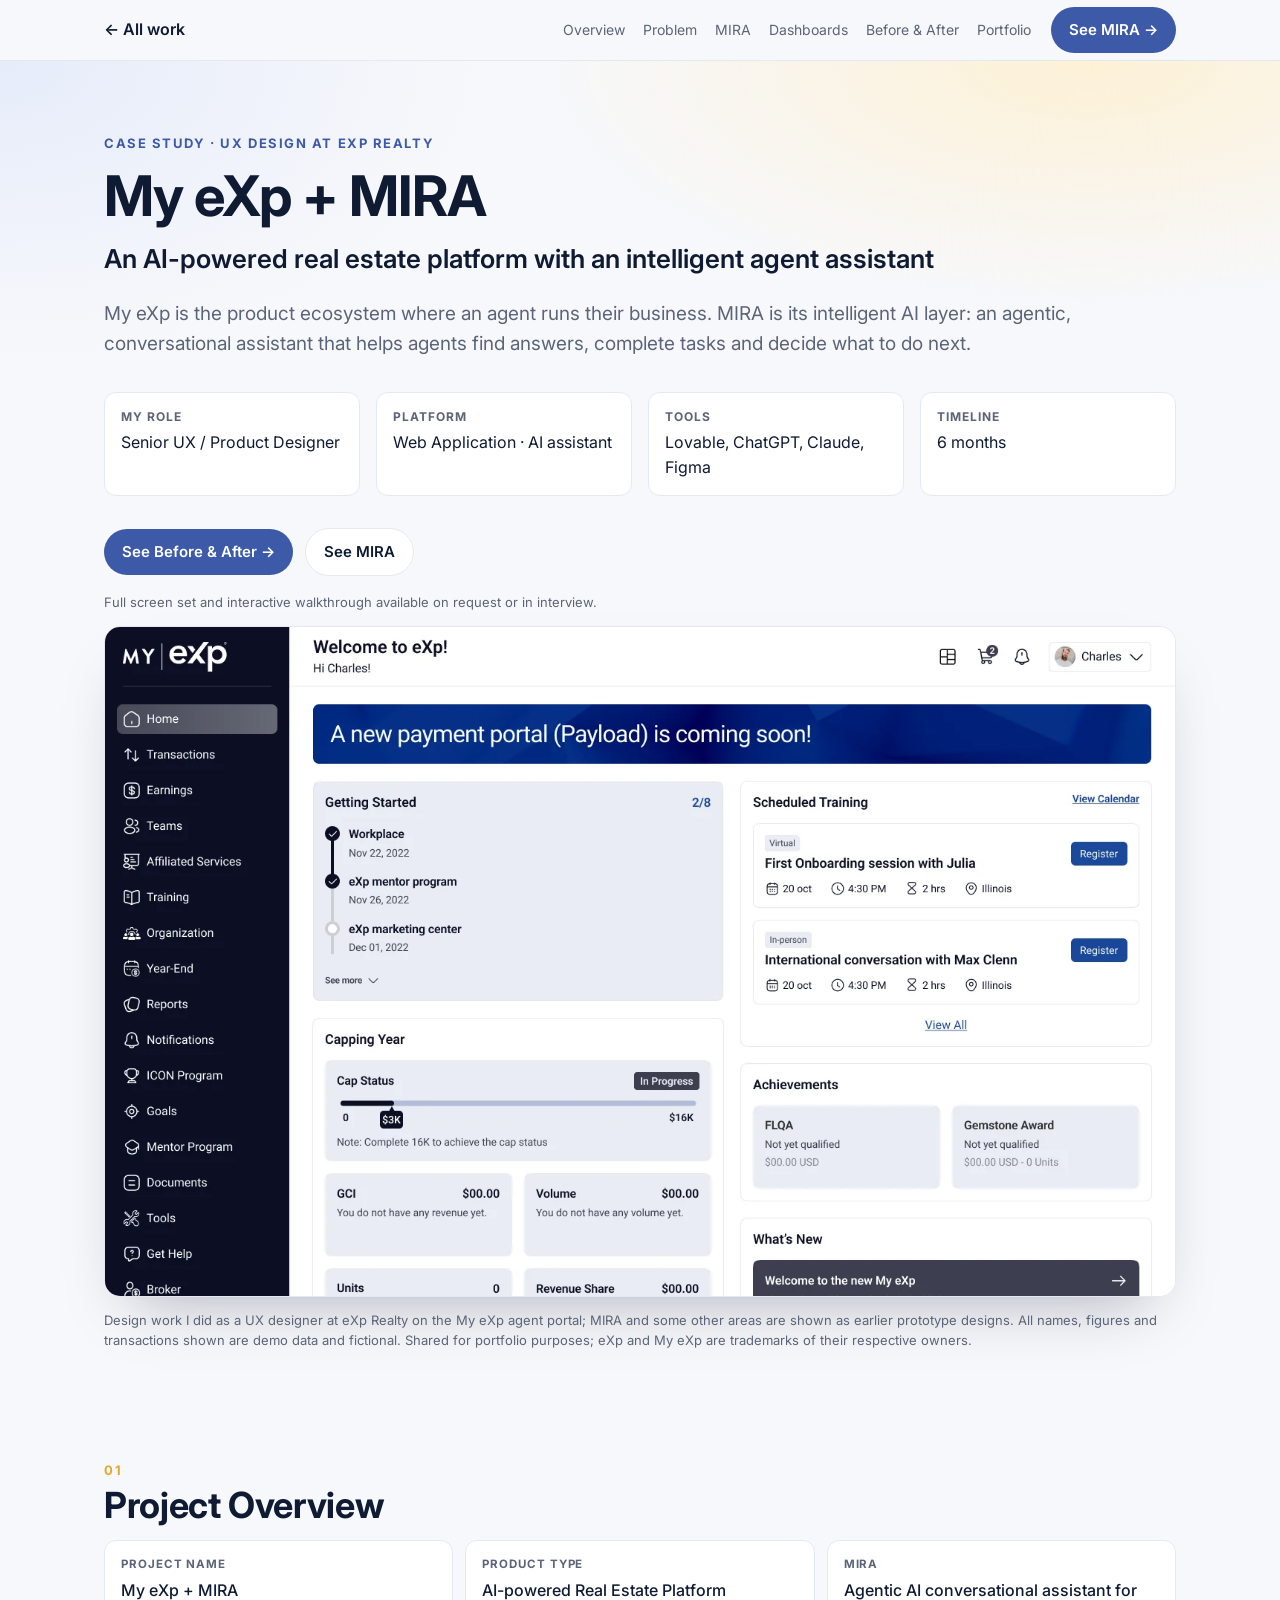
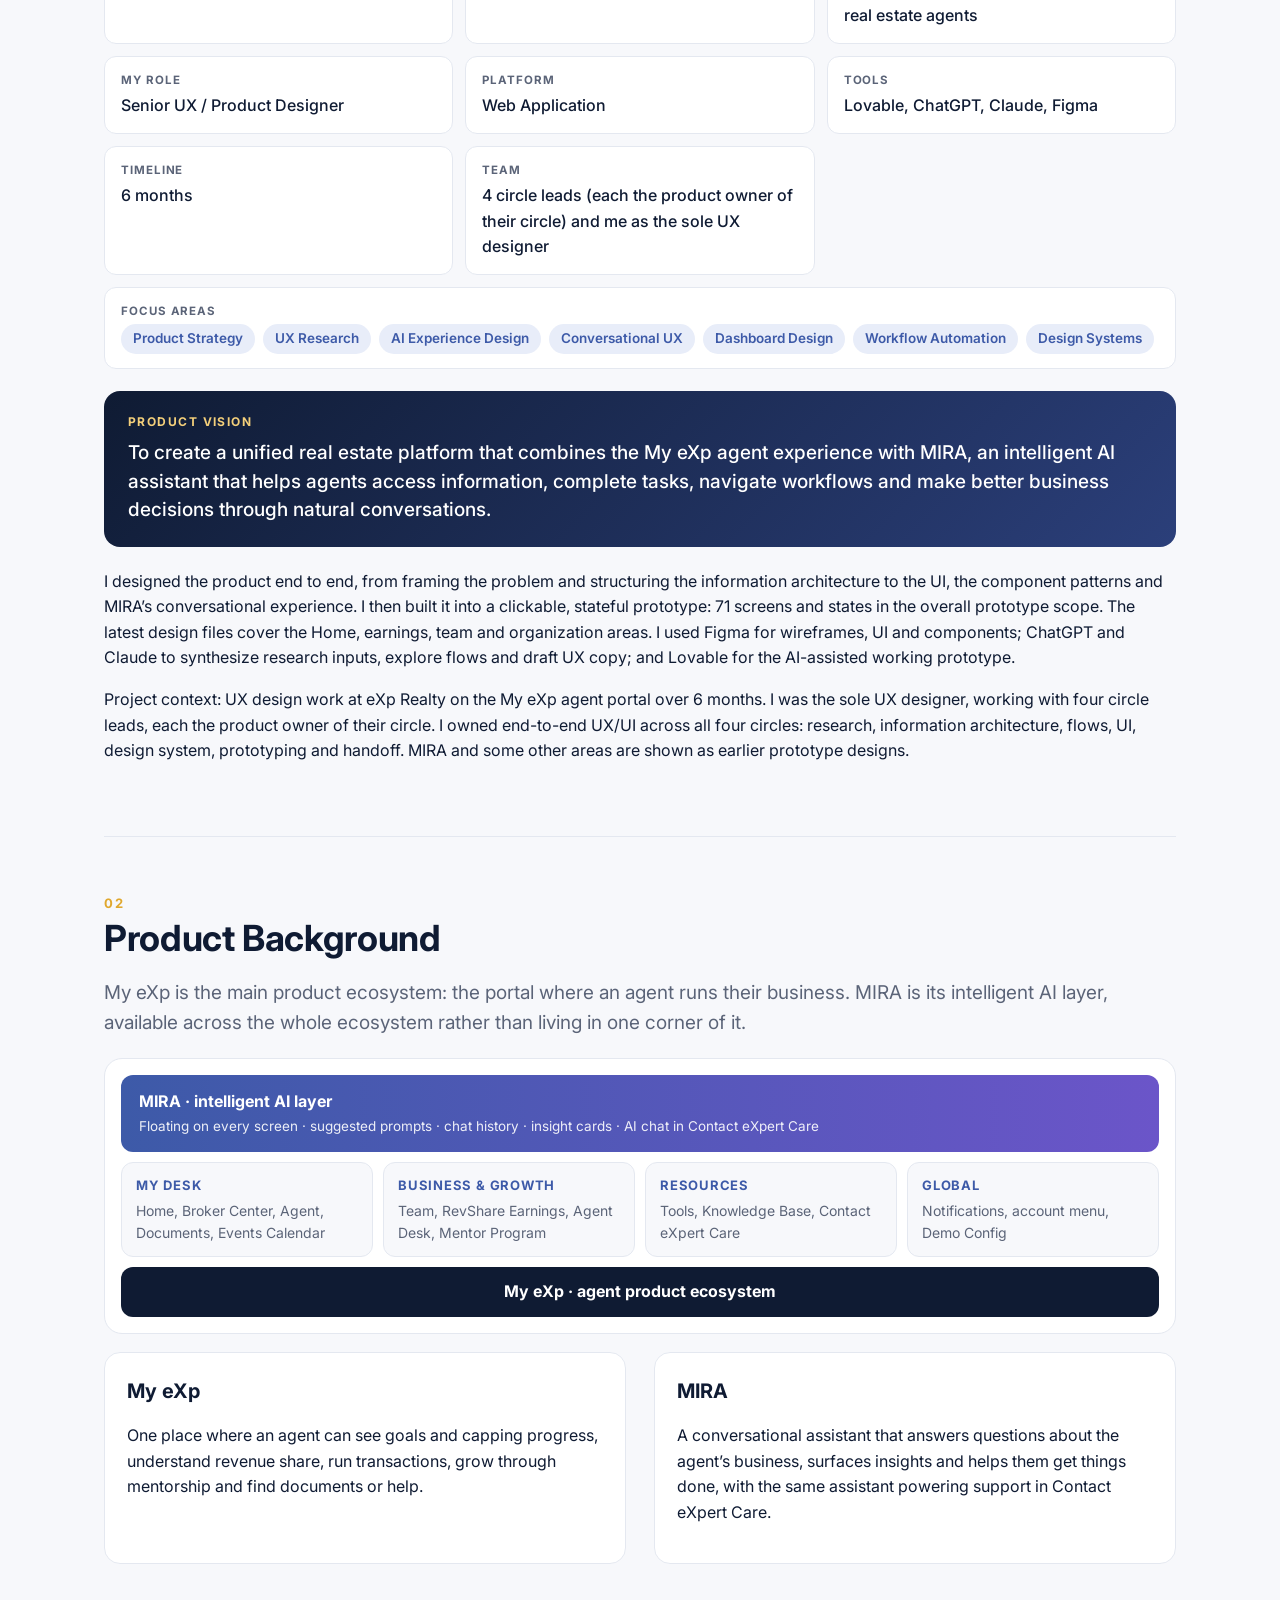
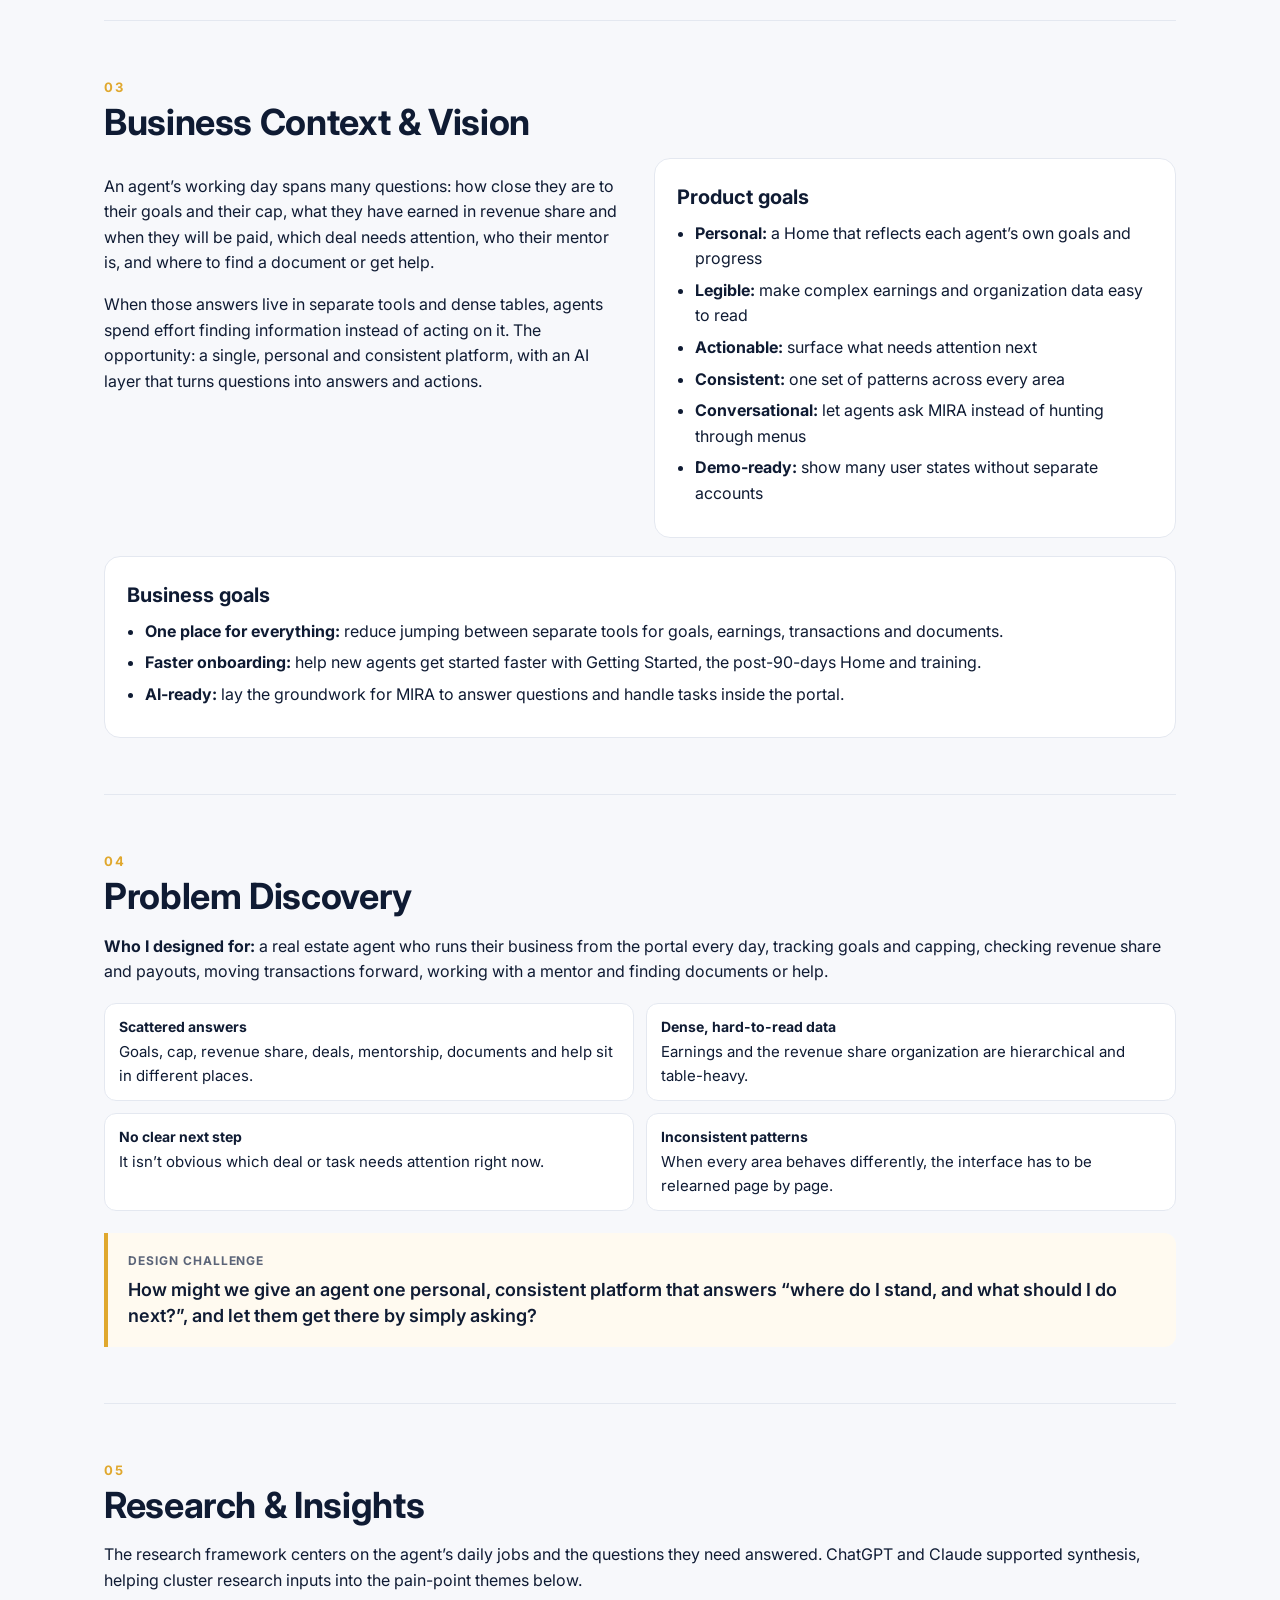
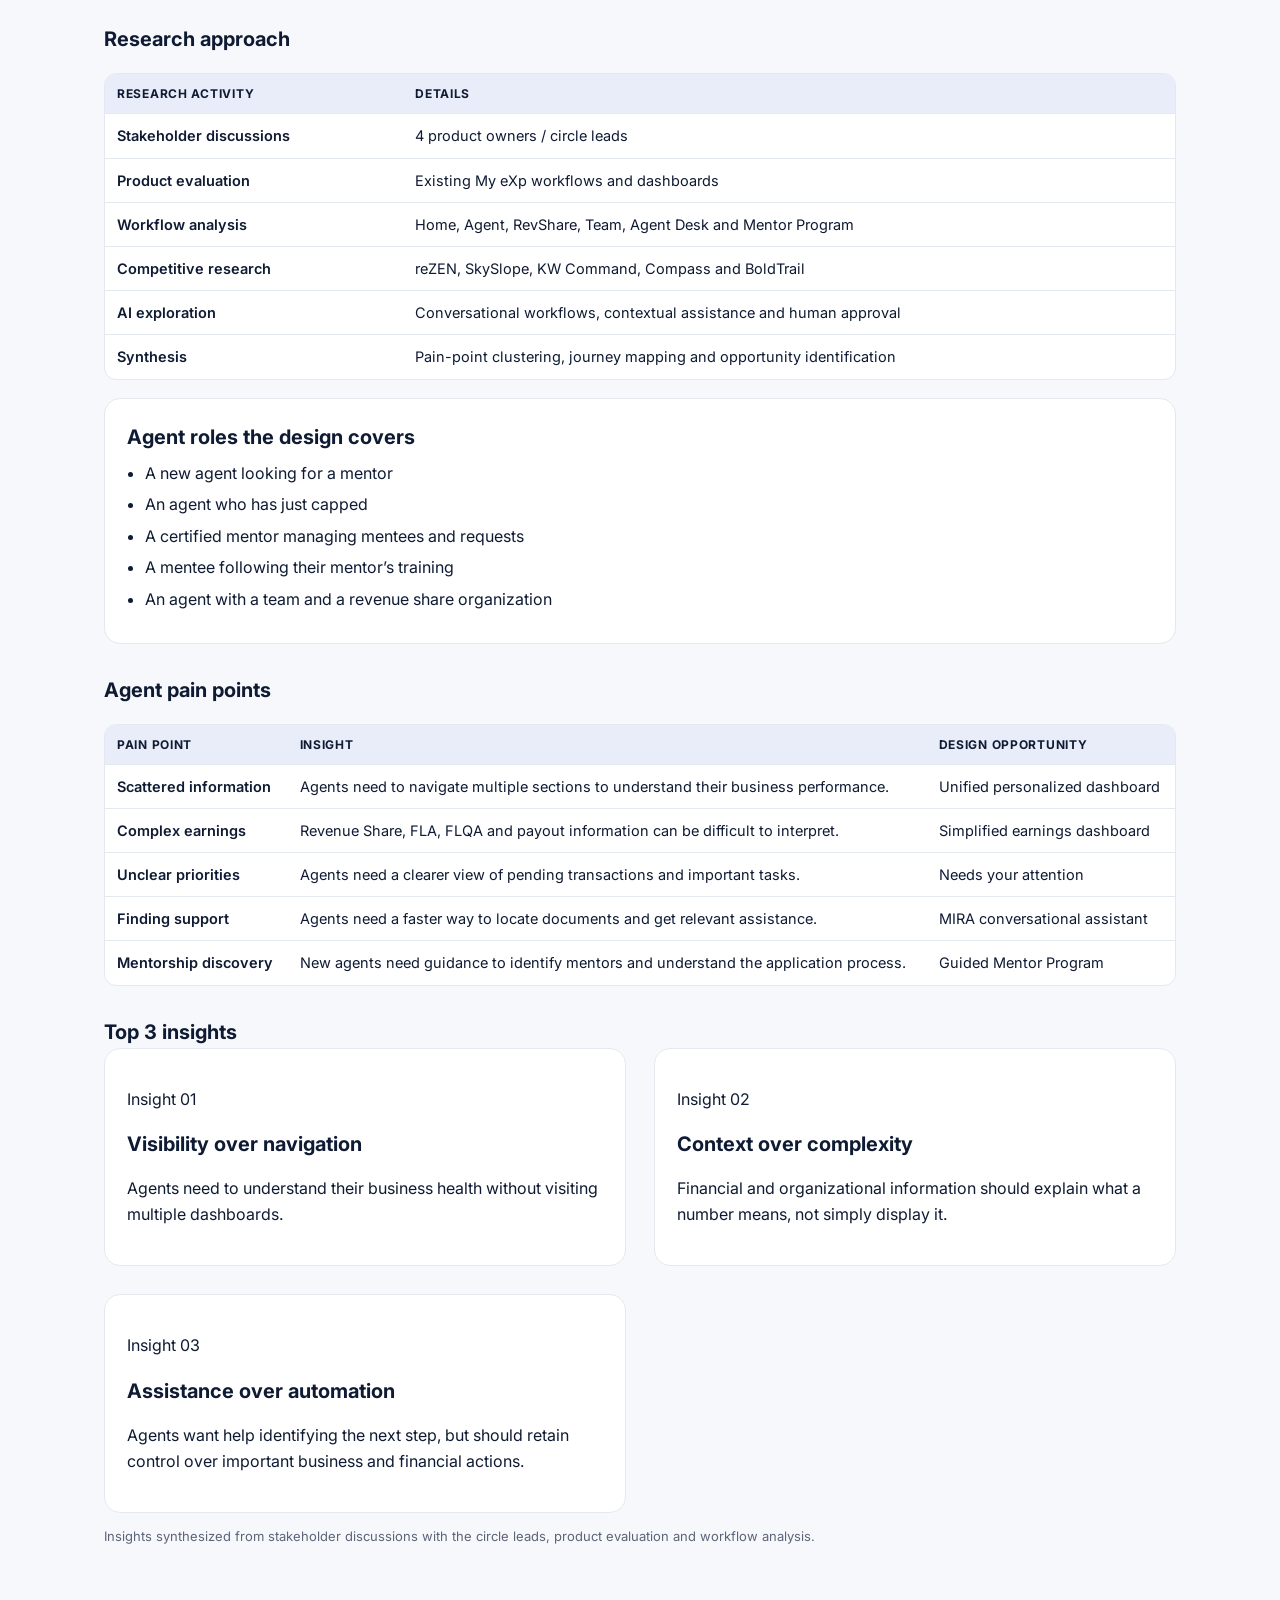
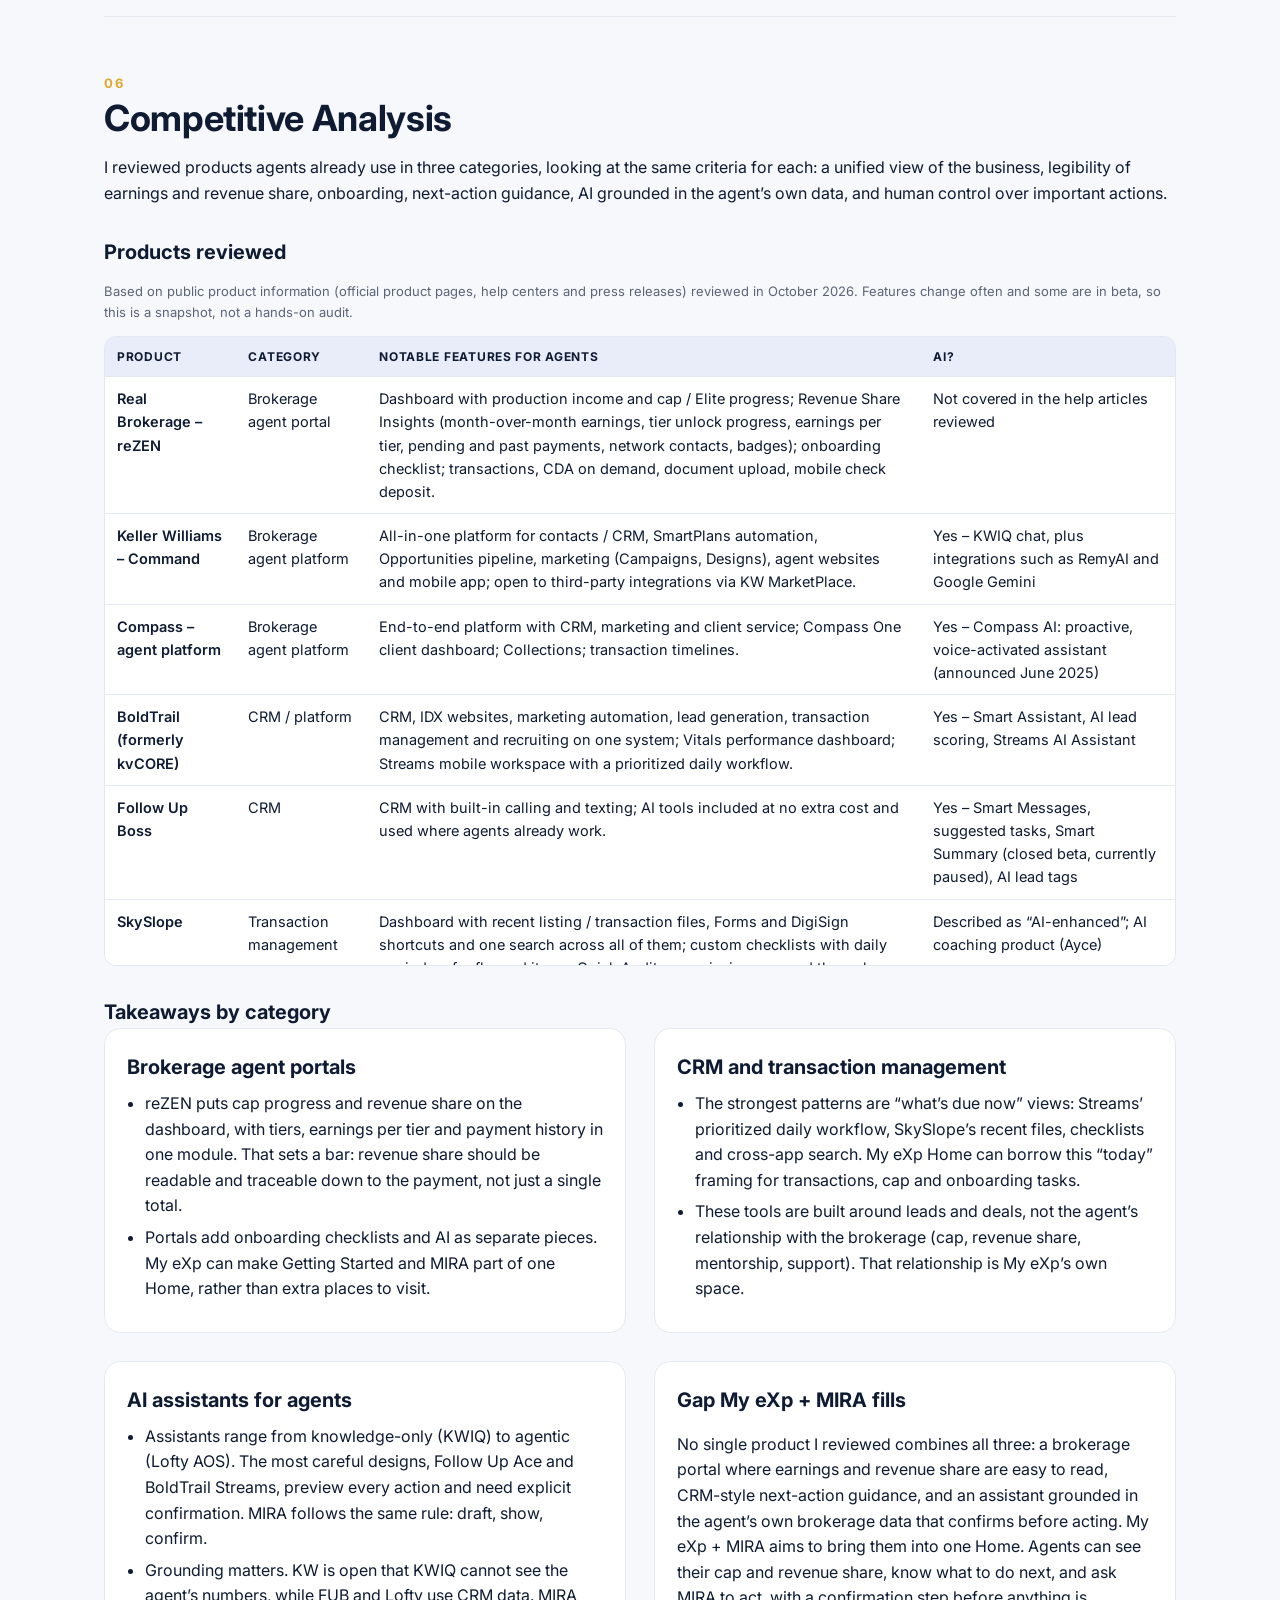
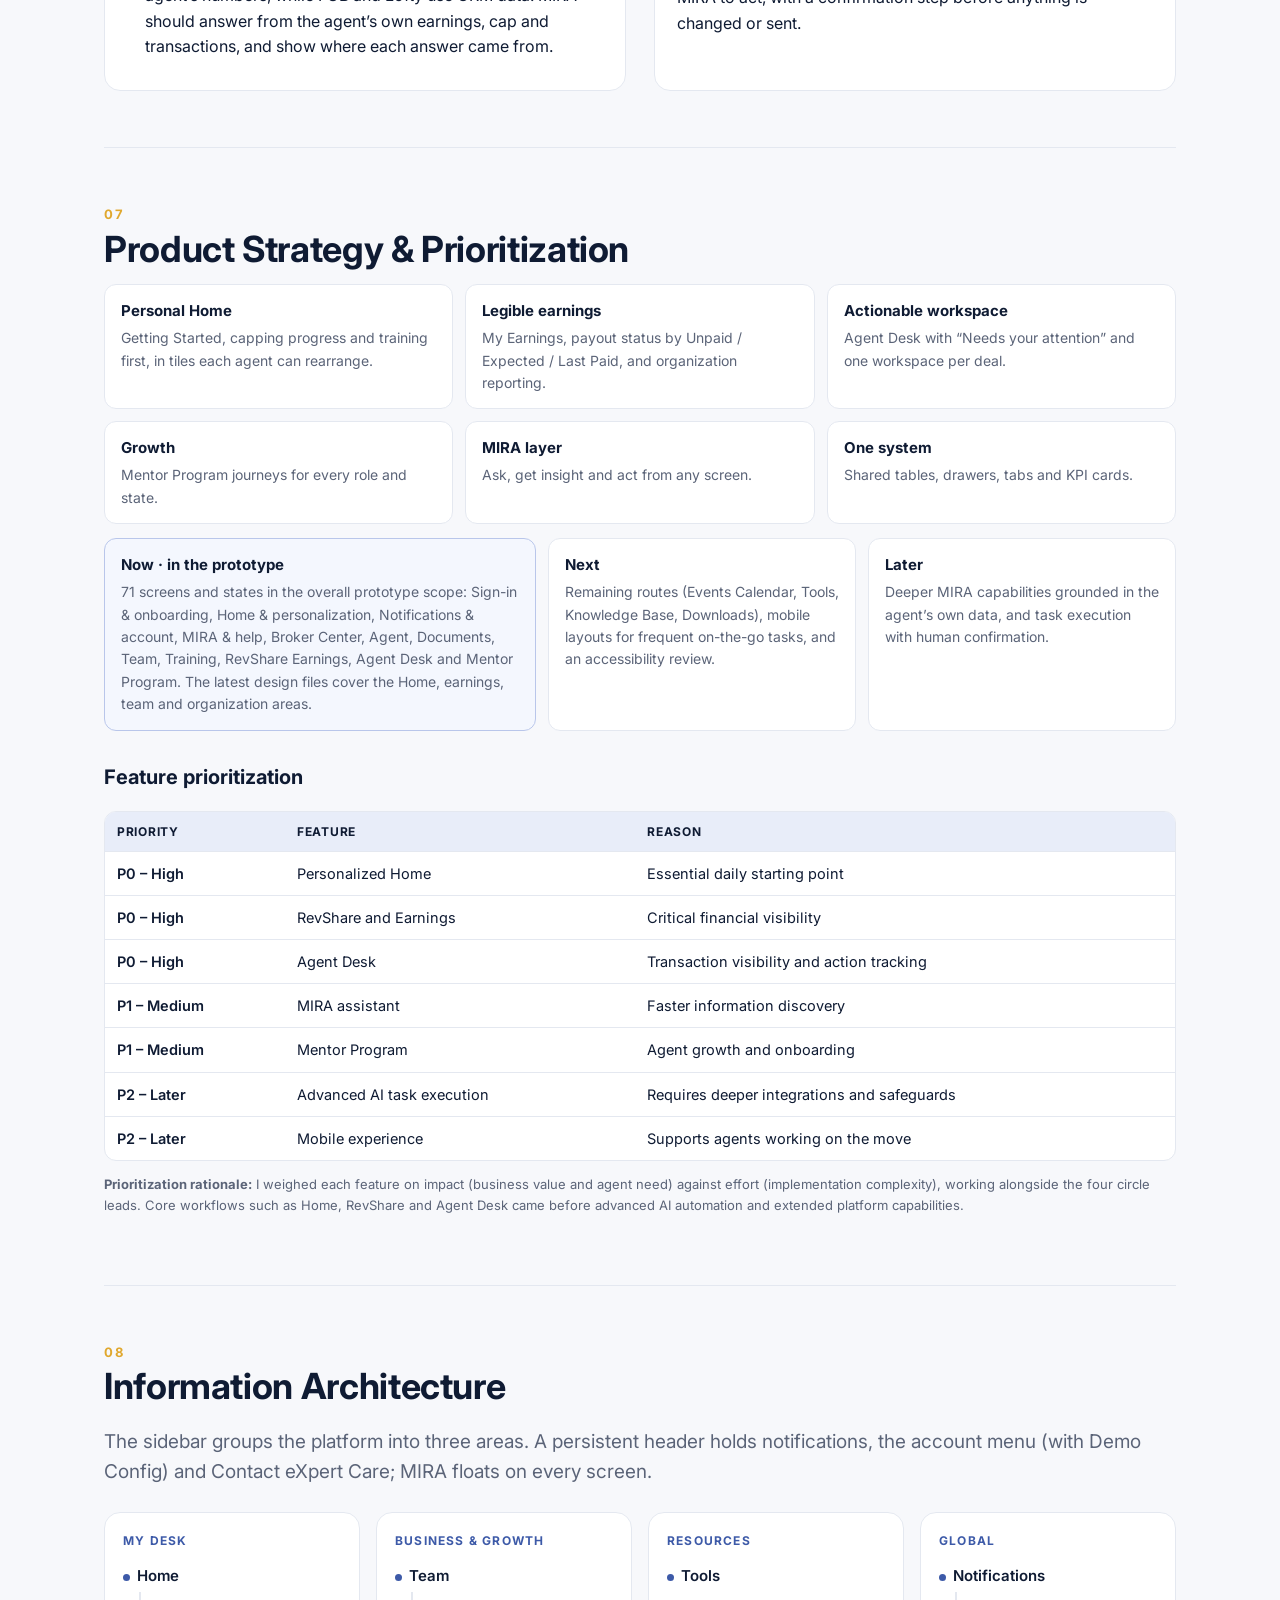
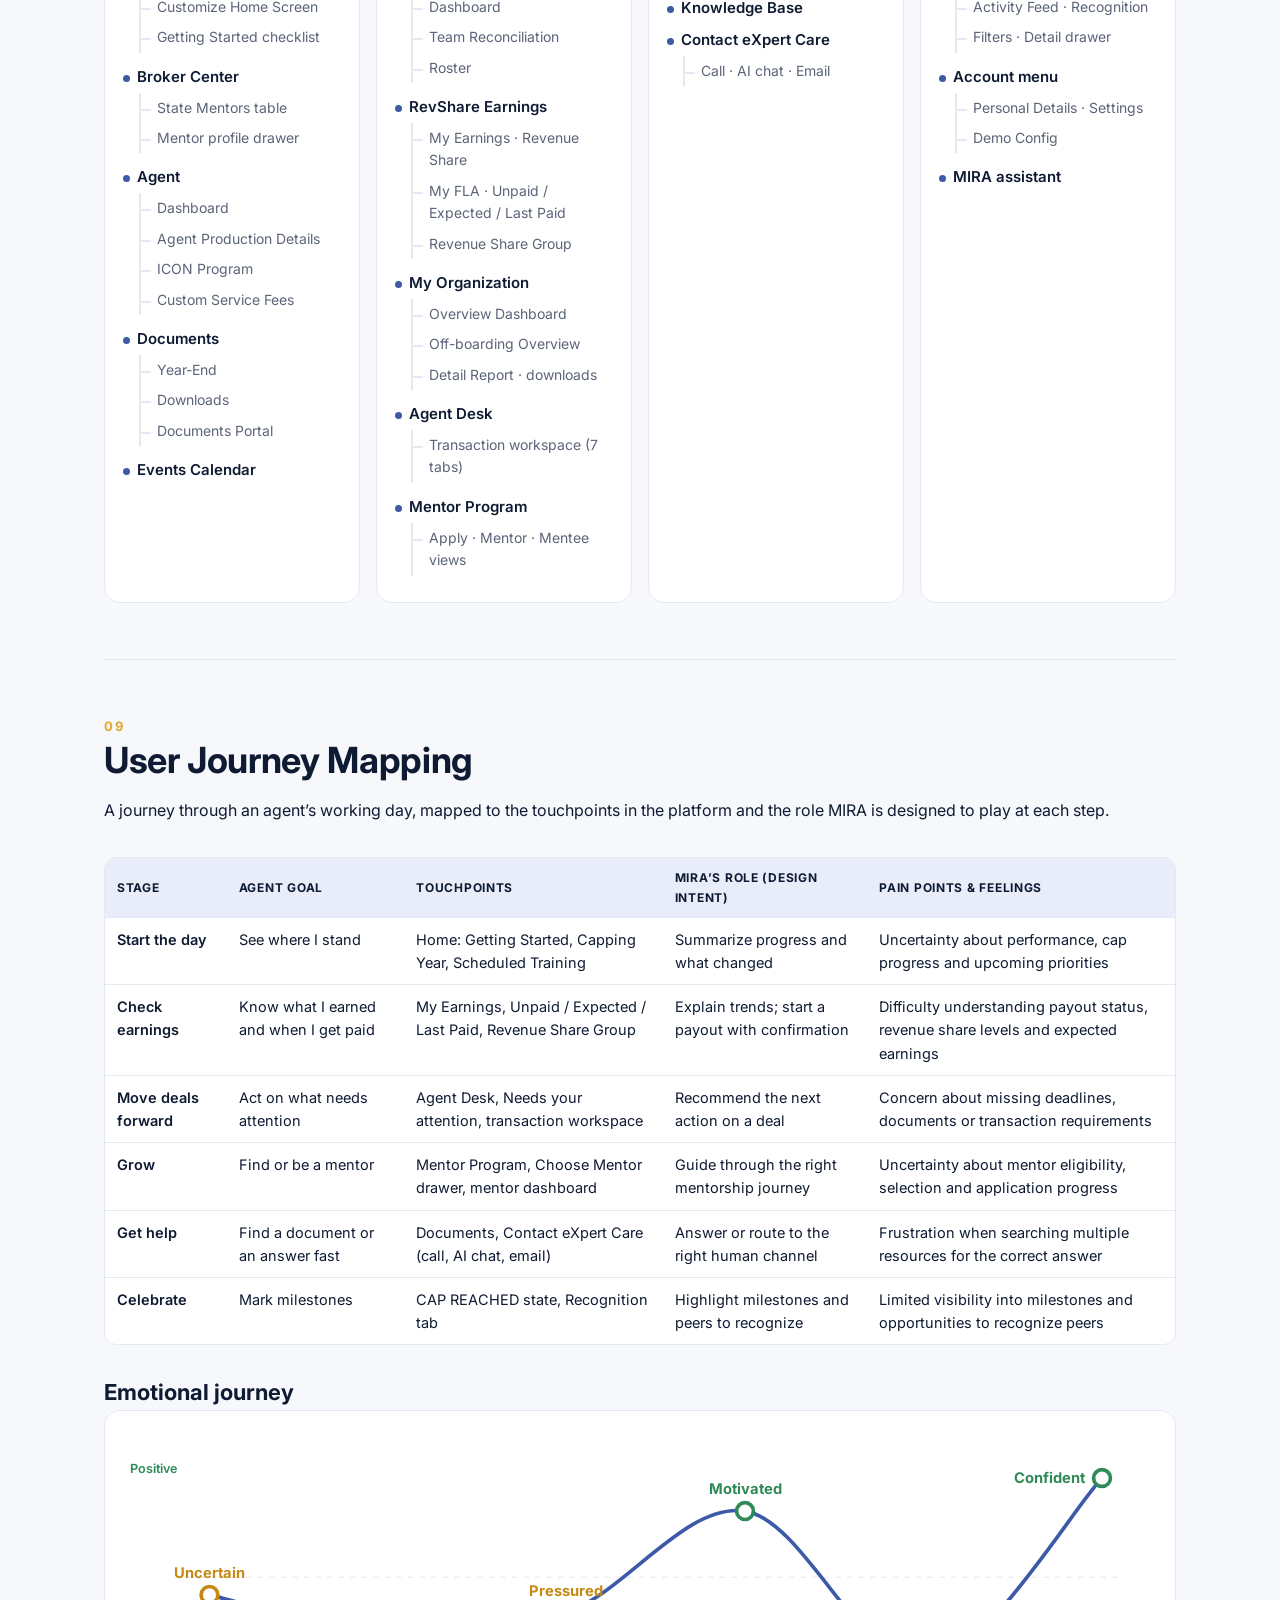
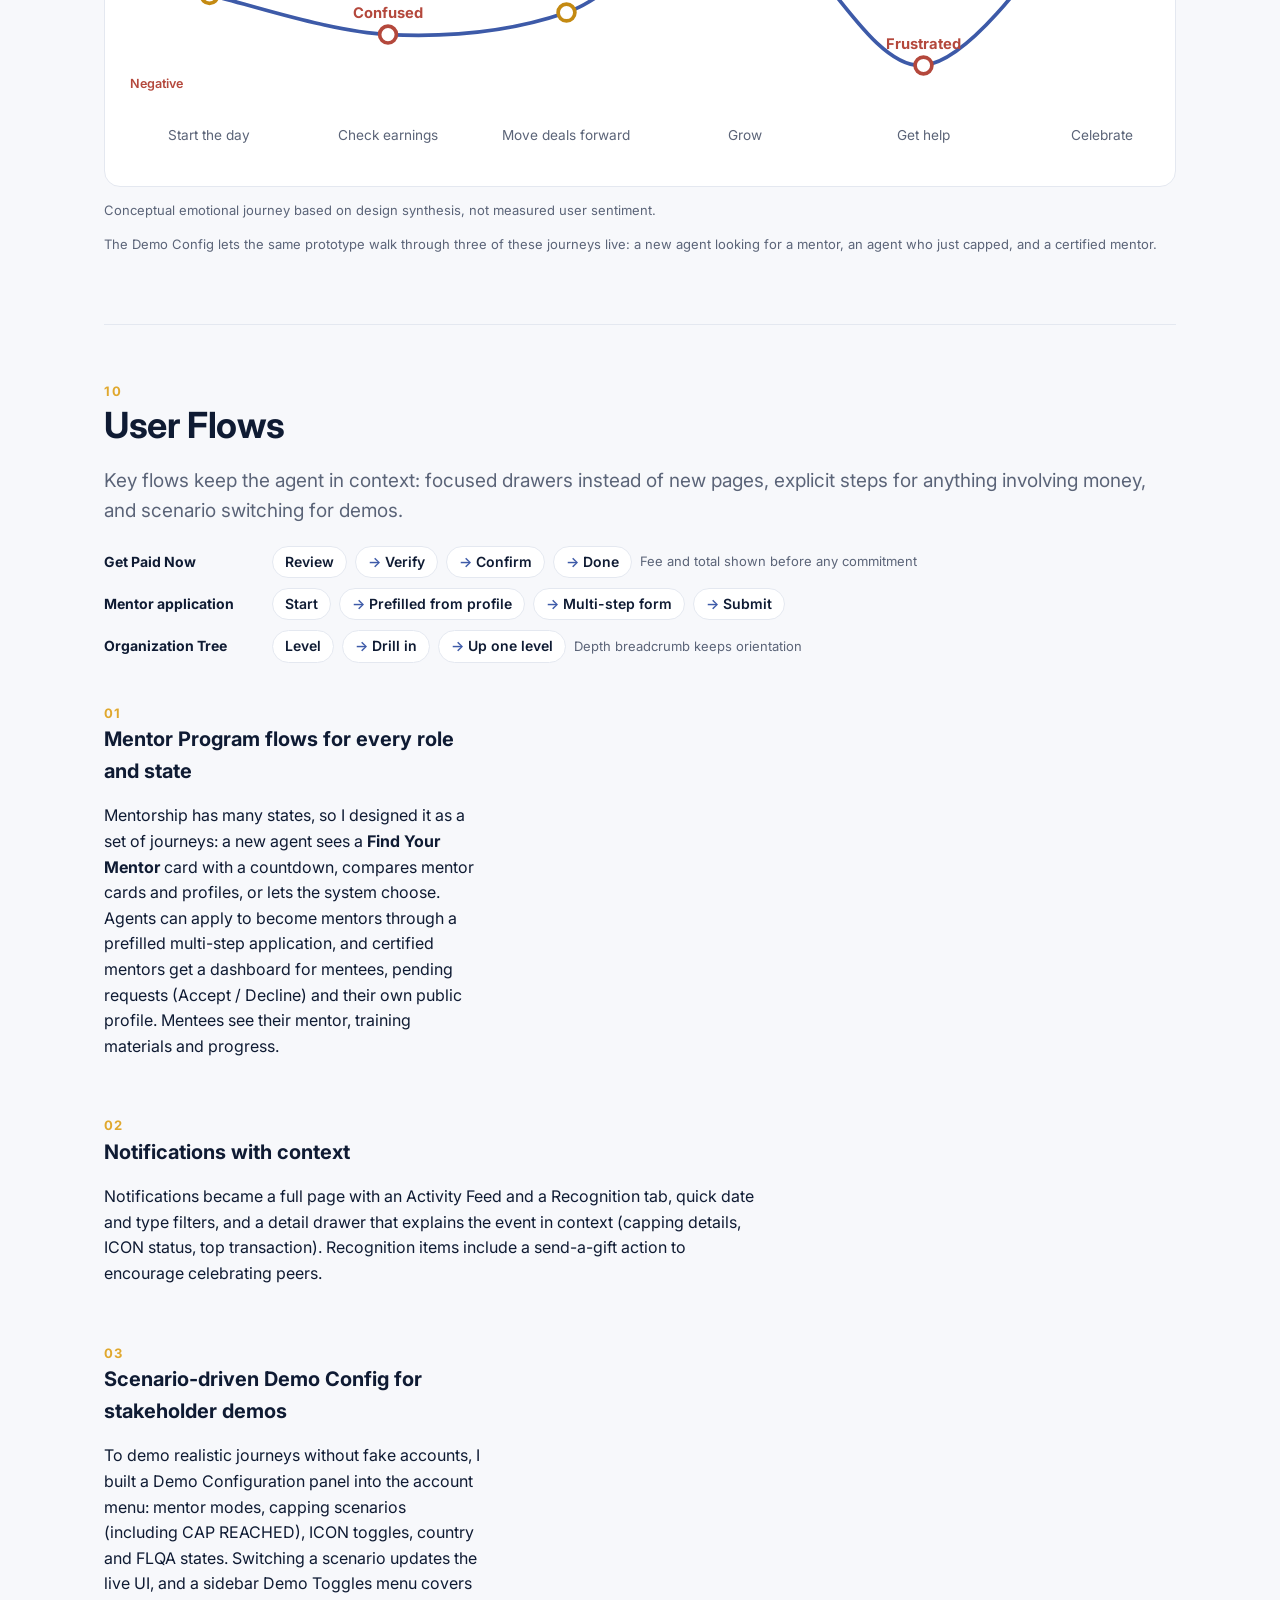
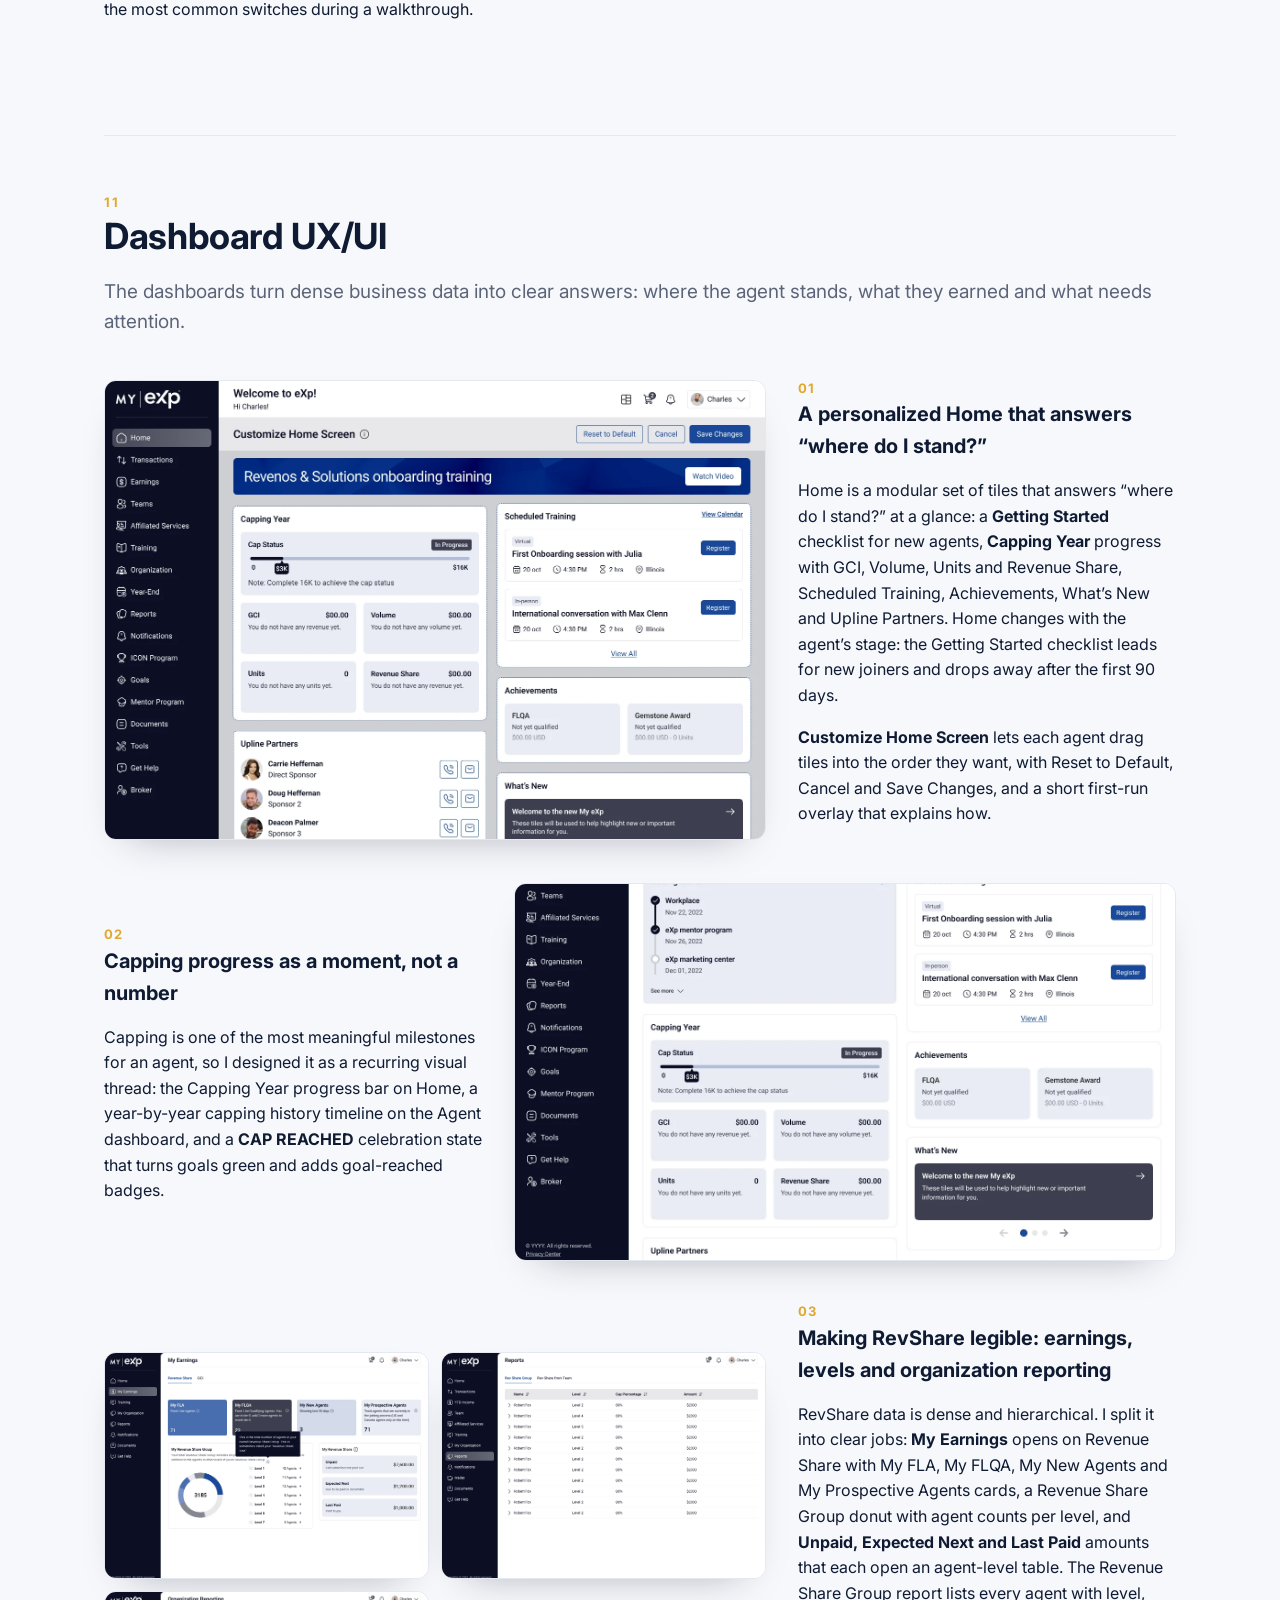
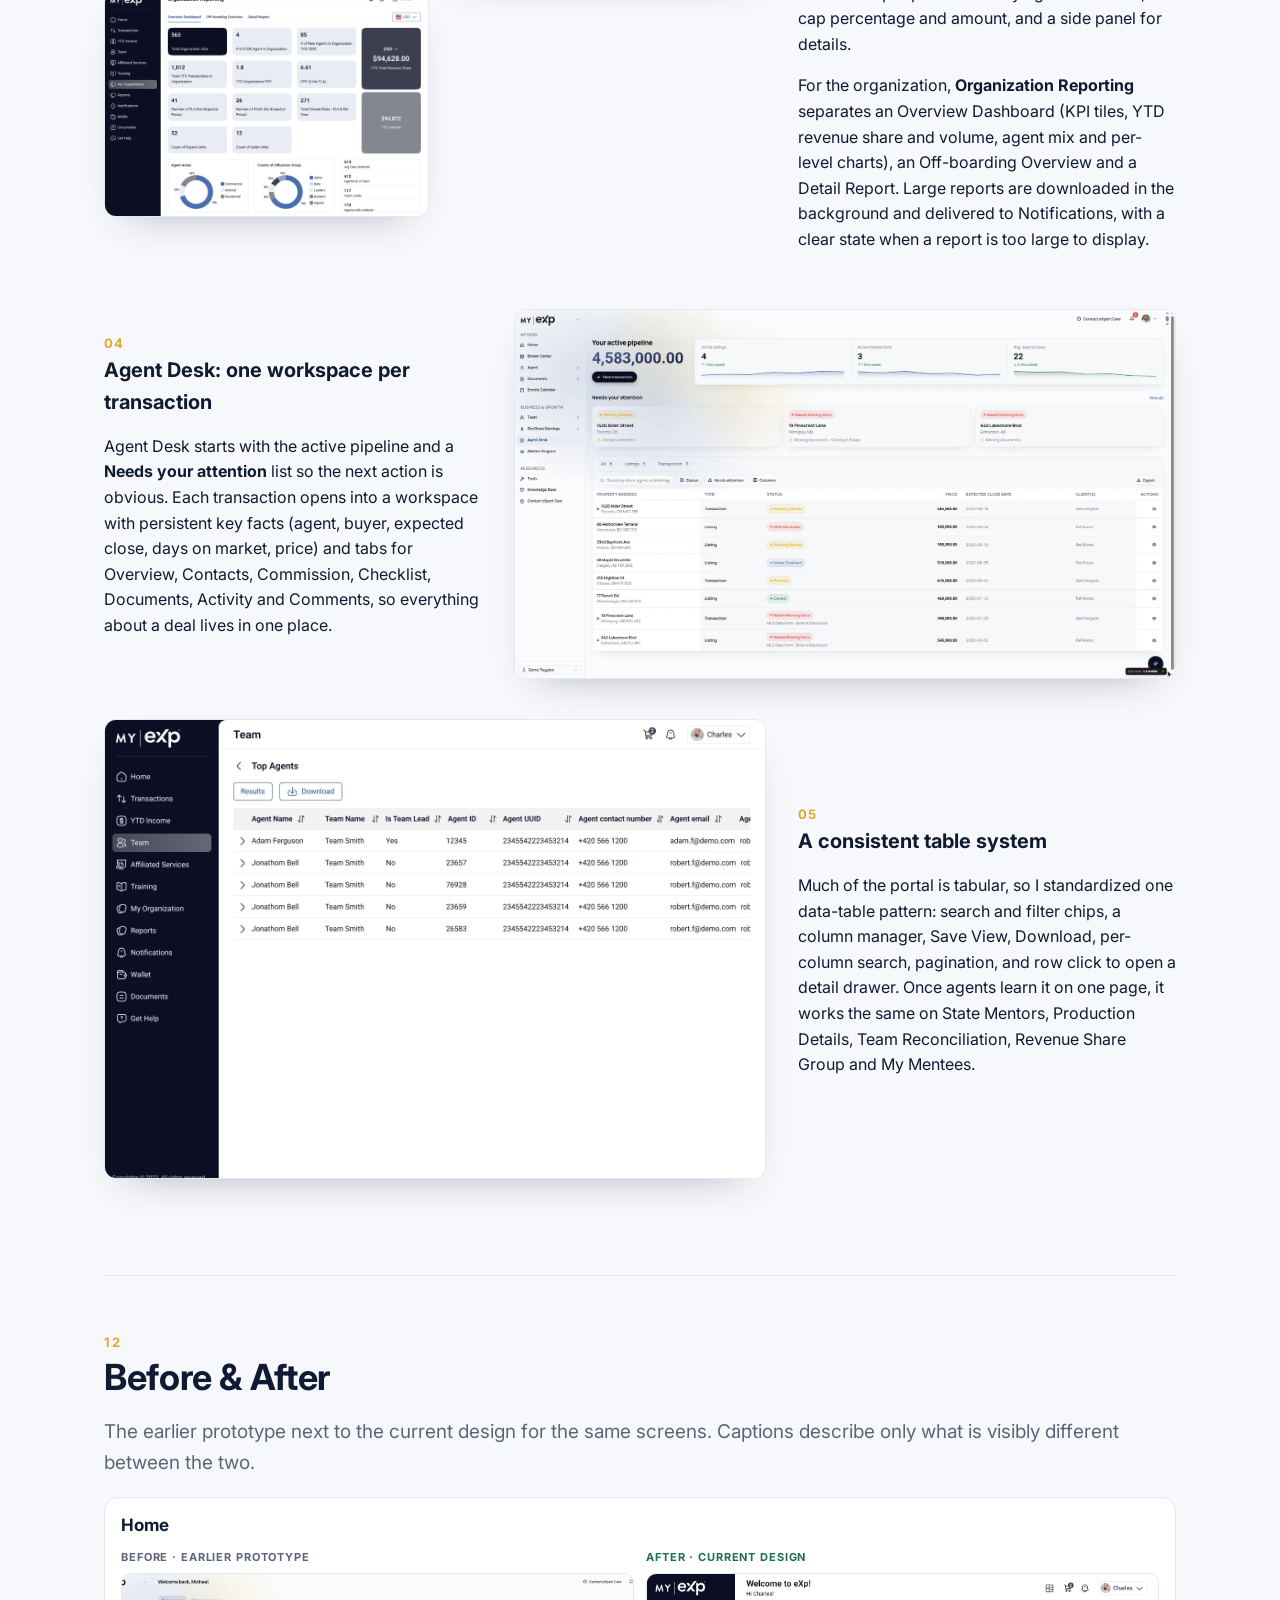
<file: index.html>
<!doctype html><html lang="en"><head><meta charset="utf-8"><meta name="viewport" content="width=device-width,initial-scale=1">
<title>My eXp + MIRA — An AI-powered real estate platform · Suvarna Myneni</title>
<meta name="description" content="Case study by Suvarna Myneni: My eXp + MIRA, an AI-powered real estate platform with an intelligent agent assistant. Designed in Figma and prototyped in Lovable.">
<link rel="preconnect" href="https://fonts.googleapis.com"><link href="https://fonts.googleapis.com/css2?family=Inter:wght@400;500;600;700&display=swap" rel="stylesheet">
<link rel="stylesheet" href="assets/style.css"><style>nav.top .back{font-weight:600;color:var(--ink);text-decoration:none;white-space:nowrap;display:inline-flex;align-items:center;min-height:44px}nav.top .back:hover{text-decoration:underline}nav.top .links a{display:inline-flex;align-items:center;min-height:44px}@media(max-width:860px){nav.top .btn{margin-left:auto}}.shots.one{grid-template-columns:1fr}img.v2.capcrop{aspect-ratio:1440/820;object-position:0 32%}img.v2{aspect-ratio:1440/1000;object-fit:cover;object-position:top;width:100%}.heroimg img.v2{aspect-ratio:1440/900}.badge2{display:inline-block;font-size:10px;font-weight:700;letter-spacing:.04em;text-transform:uppercase;padding:2px 6px;border-radius:999px;background:#e3f4ea;color:#1f6f4a;margin-left:6px;vertical-align:middle}.badge2.old{background:#eef0f5;color:#5d6680}.thumbs a .badge2{display:inline-block;padding:2px 6px;margin-left:4px}.ba{display:grid;gap:22px;margin-top:18px}.bapair{border:1px solid var(--line);border-radius:14px;background:var(--card,#fff);padding:14px 16px 16px}.bapair h3{margin:0 0 10px;font-size:17px}.bagrid{display:grid;grid-template-columns:1fr 1fr;gap:12px}.bagrid figure{margin:0}.bagrid a{display:block;border-radius:10px;overflow:hidden;border:1px solid var(--line)}.bagrid img{width:100%;aspect-ratio:16/10;object-fit:cover;object-position:top}.bagrid figcaption{font-size:11px;font-weight:700;letter-spacing:.08em;text-transform:uppercase;color:var(--muted,#6b7488);margin:0 0 6px}.bagrid figure.after figcaption{color:#1f6f4a}.bapair p{margin:10px 0 0;font-size:14px}.bapair .src{font-size:12px;color:var(--muted,#6b7488);margin-top:4px}@media(max-width:700px){.bagrid{grid-template-columns:1fr}}.subtitle{font-size:clamp(20px,2.4vw,26px);font-weight:600;color:var(--ink);margin:-6px 0 14px}
main{min-width:0}
main section.cs{padding:56px 0;border-top:1px solid var(--line);scroll-margin-top:70px}
main section.cs:first-child{border-top:0}
.secnum{font-size:13px;font-weight:700;color:var(--gold);letter-spacing:.12em;margin-bottom:4px}
h3.sub{margin:36px 0 10px;font-size:22px}
.ov{display:grid;grid-template-columns:repeat(3,1fr);gap:12px;margin:8px 0 22px}
.ov div{background:var(--card);border:1px solid var(--line);border-radius:12px;padding:14px 16px;font-weight:500}
.ov div.wide{grid-column:1/-1}
.ov b{display:block;font-size:11.5px;letter-spacing:.08em;text-transform:uppercase;color:var(--muted);margin-bottom:4px}
.chips{display:flex;flex-wrap:wrap;gap:8px;margin-top:4px}.chips i{font-style:normal;font-size:13.5px;background:var(--brand2);color:var(--brand);border-radius:999px;padding:4px 12px;font-weight:600}
.vision{margin:0 0 22px;padding:22px 24px;border-radius:16px;background:linear-gradient(135deg,#0f1b33,#2b3f7a);color:#fff;font-size:19px;line-height:1.5;font-weight:500}
.vision b{display:block;font-size:12px;letter-spacing:.12em;text-transform:uppercase;color:#f3cf7a;margin-bottom:8px}
.ph{display:inline;background:#fff3cd;border:1px dashed #d39a1c;color:#7a5200;border-radius:6px;padding:1px 6px;font-weight:600;font-size:.92em}
.phbox{margin:18px 0 0;border:1.5px dashed #d39a1c;background:#fffaf0;border-radius:12px;padding:12px 16px}
.phbox b{font-size:12px;letter-spacing:.08em;text-transform:uppercase;color:#7a5200}.phbox ul{margin:6px 0 0;padding-left:18px}.phbox li{margin:4px 0}
.eco{border:1px solid var(--line);border-radius:18px;background:var(--card);padding:16px;margin:18px 0 18px}
.eco-layer{background:linear-gradient(90deg,#3d5aa8,#6b55c9);color:#fff;border-radius:12px;padding:14px 18px;display:flex;flex-direction:column;gap:2px}
.eco-layer span{font-size:13.5px;opacity:.9}
.eco-areas{display:grid;grid-template-columns:repeat(4,1fr);gap:10px;margin:10px 0}
.eco-areas div{border:1px solid var(--line);border-radius:12px;padding:12px 14px;background:var(--bg)}
.eco-areas h4{margin:0 0 4px;font-size:13px;letter-spacing:.06em;text-transform:uppercase;color:var(--brand)}.eco-areas p{margin:0;font-size:14px;color:var(--muted)}
.eco-base{background:var(--ink);color:#fff;border-radius:12px;padding:12px 18px;text-align:center}
.challenge{margin:22px 0 0;padding:18px 20px;border-left:4px solid var(--gold);background:#fffaf0;border-radius:0 12px 12px 0}
.challenge b{display:block;font-size:12px;letter-spacing:.08em;text-transform:uppercase;color:var(--muted);margin-bottom:6px}
.challenge p{margin:0;font-size:18px;font-weight:600;line-height:1.45}
.pains{display:grid;grid-template-columns:1fr 1fr;gap:12px;margin:18px 0 0;padding:0;list-style:none}
.pains li{background:var(--card);border:1px solid var(--line);border-radius:12px;padding:12px 14px;font-size:15px}
.pains li b{display:block;font-size:14px;margin-bottom:2px}
.tblwrap{overflow-x:auto}
.tblwrap.cmp{max-height:70vh;overflow:auto;border:1px solid var(--line);border-radius:12px;background:var(--card)}
.tblwrap.cmp .tbl{margin-top:0;border:0;border-radius:0;overflow:visible}
.tblwrap.cmp .tbl thead th{position:sticky;top:0;z-index:2;background:var(--brand2);box-shadow:0 1px 0 var(--line)}
.tbl{width:100%;border-collapse:separate;border-spacing:0;margin-top:18px;background:var(--card);border:1px solid var(--line);border-radius:12px;overflow:hidden;font-size:14.5px}
.tbl th{text-align:left;background:var(--brand2);font-size:12px;letter-spacing:.06em;text-transform:uppercase;color:var(--ink);padding:10px 12px}
.tbl td{padding:10px 12px;border-top:1px solid var(--line);vertical-align:top}.tbl td:first-child{font-weight:600}
.pillars{display:grid;grid-template-columns:repeat(3,1fr);gap:12px}
.pillars div,.nnl div{background:var(--card);border:1px solid var(--line);border-radius:12px;padding:14px 16px}
.pillars h4,.nnl h4{margin:0 0 4px;font-size:15px}.pillars p,.nnl p{margin:0;font-size:14px;color:var(--muted)}
.nnl{display:grid;grid-template-columns:1.4fr 1fr 1fr;gap:12px;margin-top:14px}.nnl div:first-child{border-color:#b9c6ea;background:#f4f7fe}
.flowrow{display:flex;flex-wrap:wrap;align-items:center;gap:8px;margin:10px 0;font-size:14px}
.flowrow b{min-width:160px}.flowrow span{background:var(--card);border:1px solid var(--line);border-radius:999px;padding:4px 12px;font-weight:600}
.flowrow span+span:before{content:"→ ";color:var(--brand)}.flowrow em{color:var(--muted);font-style:normal;font-size:13px}
main .dec{margin:40px 0}
.mira{background:linear-gradient(180deg,#f1f0fd 0,transparent 420px);margin:0 -28px;padding-left:28px!important;padding-right:28px!important;border-radius:24px}
.mira-proto{align-items:start}.mira .shots a{box-shadow:0 18px 40px -26px rgba(61,90,168,.6)}
.caps{display:grid;grid-template-columns:repeat(3,1fr);gap:12px;margin-top:12px}
.cap{background:var(--card);border:1px solid var(--line);border-radius:14px;padding:14px 16px}
.cap h4{margin:8px 0 4px;font-size:15.5px}.cap p{margin:0;font-size:14px;color:var(--muted);line-height:1.5}
.tag{display:inline-block;font-size:11px;font-weight:700;letter-spacing:.04em;border-radius:999px;padding:2px 9px}
.tprototyped{background:#e3f4ea;color:#1f6b41}.tdesigned{background:var(--brand2);color:var(--brand)}.troadmap{background:#fdf1d6;color:#7a5200}
.flowcard{padding:18px}.mflow{width:100%;height:auto;display:block}
ol.wf{padding-left:20px;margin:8px 0}ol.wf li{margin:8px 0;font-size:15px}
.shots.two{grid-template-columns:1fr 1fr;margin-top:18px}
.steps{display:grid;grid-template-columns:repeat(3,1fr);gap:12px;margin:8px 0 18px;counter-reset:s}
.steps div{background:var(--card);border:1px solid var(--line);border-radius:14px;padding:16px}
.steps div:before{counter-increment:s;content:"0" counter(s);font-size:12px;font-weight:700;color:var(--gold);letter-spacing:.1em}
.steps h4{margin:6px 0 6px;font-size:15px}.steps p{margin:0;font-size:14px;color:var(--muted);line-height:1.5}
.steps .tool{display:inline-block;margin-top:8px;font-size:11.5px;font-weight:600;color:var(--brand);background:var(--brand2);border-radius:999px;padding:2px 9px}
.uis{display:grid;grid-template-columns:repeat(2,1fr);gap:16px;margin-top:18px}
.uis .card h3{font-size:17px}.uis .card p{margin:4px 0 0;font-size:15px;color:var(--muted)}.uis .card ul.clean li{font-size:15px}
.uishots{display:grid;grid-template-columns:repeat(4,1fr);gap:12px;margin-top:18px}
.uishots a{display:block;border-radius:12px;overflow:hidden;border:1px solid var(--line);text-decoration:none;color:var(--ink);background:var(--card);font-size:13px;font-weight:600}
.uishots a span{display:block;padding:8px 10px}
.outs{display:grid;grid-template-columns:repeat(4,1fr);gap:12px}
.outs div{background:var(--card);border:1px solid var(--line);border-radius:14px;padding:16px}
.outs b{display:block;font-size:24px;color:var(--brand);letter-spacing:-.01em}.outs span{font-size:14px;color:var(--muted)}
#gallery{scroll-margin-top:70px}
@media(max-width:1000px){.mira{margin:0 -12px;padding-left:12px!important;padding-right:12px!important}}
@media(max-width:860px){.ov,.pillars,.caps,.outs,.steps{grid-template-columns:1fr 1fr}.nnl,.uis,.pains,.eco-areas{grid-template-columns:1fr}.uishots{grid-template-columns:1fr 1fr}}
@media(max-width:520px){.ov,.pillars,.caps,.outs,.steps,.shots.two{grid-template-columns:1fr}}
@media print{.caps{grid-template-columns:repeat(3,1fr)}}
.cs>h3{margin-top:30px;margin-bottom:0}

.emocard{padding:14px 10px}.emo{width:100%;height:auto;display:block}
.stages{display:grid;grid-template-columns:repeat(4,1fr);gap:14px;margin-top:14px}
.stage{background:var(--card);border:1px solid var(--line);border-radius:14px;overflow:hidden;display:flex;flex-direction:column}
.stage-media{aspect-ratio:16/10;background:#f1f3f8;border-bottom:1px solid var(--line);position:relative;overflow:hidden}
.stage-media a{display:block;height:100%}.stage-media img{width:100%;height:100%;object-fit:cover;object-position:0 0;display:block}
.stage-body{padding:14px 16px}.stage-n{font-size:12px;font-weight:700;color:var(--gold);letter-spacing:.1em}.stage-body h4{margin:4px 0 6px;font-size:15px}.stage-body p{margin:0;font-size:14px;color:var(--muted);line-height:1.5}
.wireph{position:absolute;inset:14px 14px 34px;display:grid;grid-template-columns:22% 1fr 1fr;grid-template-rows:22% 1fr 1fr;gap:7px}
.wireph i{border:1.5px dashed #b7c0d4;border-radius:6px}.wireph .w1{grid-row:1/4}.wireph .w2{grid-column:2/4}.wireph .w5{grid-column:2/4}
.phnote{position:absolute;left:0;right:0;bottom:6px;margin:0;text-align:center;font-size:11.5px}
.lead.strong{font-weight:600;color:var(--ink);margin-top:20px}
.status{margin-top:14px;padding:12px 14px;background:var(--brand2);border-radius:12px;font-size:14.5px}
.mira-hero{display:grid;grid-template-columns:1fr 1.05fr;gap:28px;align-items:center;margin:22px 0 10px;padding:30px;border-radius:22px;background:linear-gradient(135deg,#1b2350 0%,#3d3a9e 55%,#6b4fd8 100%);color:#fff;box-shadow:0 30px 60px -36px rgba(40,35,120,.8)}
.mh-eyebrow{display:inline-block;font-size:12px;font-weight:700;letter-spacing:.08em;text-transform:uppercase;color:#cfd3ff;background:rgba(255,255,255,.12);border-radius:999px;padding:4px 12px}
.mh-text h3{color:#fff;font-size:24px;line-height:1.3;margin:14px 0 10px}.mh-text p{color:#dfe2ff;margin:0}
.convo{background:#fff;color:var(--ink);border-radius:18px;padding:16px;box-shadow:0 20px 40px -24px rgba(0,0,0,.5)}
.convo-top{display:flex;justify-content:space-between;align-items:center;font-size:13px;margin-bottom:12px}.convo-top b{color:#4b3fc4;font-size:15px}.convo-top span{color:var(--muted);font-size:12px;background:#f1f0fd;border-radius:999px;padding:2px 10px}
.msg{border-radius:14px;padding:11px 14px;font-size:14.5px;line-height:1.5}.msg p{margin:0 0 8px}.msg p:last-of-type{margin-bottom:10px}
.msg.user{background:#3d5aa8;color:#fff;margin-left:auto;max-width:78%;border-bottom-right-radius:4px;margin-bottom:10px}
.msg.bot{background:#f5f6fb;border:1px solid var(--line);border-bottom-left-radius:4px}
.ctiles{display:grid;grid-template-columns:1fr 1fr;gap:8px;margin:6px 0 10px}.ctiles div{background:#fff;border:1px solid var(--line);border-radius:10px;padding:10px}.ctiles b{display:block;font-size:20px;color:var(--ink)}.ctiles span{font-size:12.5px;color:var(--muted)}
.cbar{height:9px;background:#e4e6f3;border-radius:99px;overflow:hidden}.cbar i{display:block;height:100%;background:linear-gradient(90deg,#3d5aa8,#6b4fd8);border-radius:99px}
.cbar-l{font-size:12.5px;color:var(--muted);margin:6px 0 10px!important}
.chips2{display:flex;gap:8px;flex-wrap:wrap}.chip{font-size:13px;font-weight:600;border:1px solid #c9cdea;color:#3d3a9e;border-radius:999px;padding:6px 12px;background:#fff}.chip.pri{background:#4b3fc4;border-color:#4b3fc4;color:#fff}
.tconfirm{background:#fde8e4;color:#9a3426;margin-left:6px}
@media(max-width:900px){.stages{grid-template-columns:1fr 1fr}.mira-hero{grid-template-columns:1fr;padding:20px}}
@media(max-width:560px){.stages{grid-template-columns:1fr}}
</style><style>.ag-explain{display:grid;grid-template-columns:.8fr 1.4fr;gap:26px;align-items:start;margin:14px 0 8px;padding:28px;border-radius:22px;background:linear-gradient(135deg,#1b2350 0%,#3d3a9e 55%,#6b4fd8 100%);color:#fff;box-shadow:0 30px 60px -36px rgba(40,35,120,.8)}.ag-ex-intro p{color:#dfe2ff;margin:14px 0 0;font-size:16px;line-height:1.55}.ag-cmp{background:#fff;color:var(--ink);border-radius:16px;overflow:hidden;font-size:14px}.ag-cmp-h,.ag-cmp-r{display:grid;grid-template-columns:1fr 1fr 1.25fr;gap:12px;padding:10px 14px;border-bottom:1px solid var(--line)}.ag-cmp-r:last-child{border-bottom:0}.ag-cmp-h{background:#f1f0fd;font-size:11.5px;font-weight:700;letter-spacing:.06em;text-transform:uppercase;color:#4b3fc4}.ag-cmp-r span:nth-child(2){color:var(--muted)}.ag-cmp-r span:nth-child(3){font-weight:500}.ag-entry,.ag-guard{display:grid;grid-template-columns:repeat(3,1fr);gap:12px;margin-top:12px}.ag-ctx{display:grid;gap:6px;margin-top:10px}.ag-ctx span{font-size:13px;background:#f5f6fb;border:1px solid var(--line);border-radius:10px;padding:6px 10px;color:var(--ink)}.ag-ctx b{display:block;font-size:11px;letter-spacing:.06em;text-transform:uppercase;color:#4b3fc4}.ag-arch-card{margin-top:14px}.ag-arch-top{display:flex;align-items:center;gap:10px;margin-bottom:12px}.ag-arch{list-style:none;margin:0;padding:0;display:grid;grid-template-columns:repeat(7,1fr);gap:22px}.ag-arch li{position:relative;background:#e8edf9;border:1.5px solid #3d5aa8;border-radius:14px;padding:12px 12px 14px;font-size:13px;line-height:1.4}.ag-arch li:not(:last-child):after{content:"→";position:absolute;right:-18px;top:50%;transform:translateY(-50%);color:#3d5aa8;font-weight:700;font-size:16px}.ag-arch i{font-style:normal;font-size:11px;font-weight:700;color:var(--gold);letter-spacing:.1em}.ag-arch b{display:block;margin:2px 0 4px;font-size:14px}.ag-arch span{color:var(--muted)}.ag-arch li.ag-tools{grid-column:span 1;background:#f1f0fd;border-color:#6b4fd8}.ag-src{display:flex;flex-wrap:wrap;gap:4px}.ag-src em{font-style:normal;font-size:11px;font-weight:600;background:#fff;border:1px solid #c9cdea;color:#3d3a9e;border-radius:999px;padding:1px 7px}.ag-arch li.ag-hitl{background:#fff6e0;border-color:#c48a12}.ag-arch li.ag-audit{background:#e3f4ea;border-color:#2f8a57}.ag-demo{background:#fff3cd;color:#7a5200;box-shadow:inset 0 0 0 1px #e6c56b;margin-left:4px;vertical-align:middle}.ag-scen{display:grid;grid-template-columns:repeat(3,1fr);gap:14px;margin-top:12px}.ag-sc{background:var(--card);border:1px solid var(--line);border-radius:16px;padding:16px;display:flex;flex-direction:column;gap:10px}.ag-sc-h{display:flex;justify-content:space-between;align-items:center}.ag-kind{font-size:11.5px;font-weight:700;letter-spacing:.08em;text-transform:uppercase;color:var(--muted)}.ag-sc .msg.user{margin:0 0 0 auto;max-width:90%}.ag-steps{list-style:none;margin:0;padding:0;counter-reset:st;display:grid;gap:8px}.ag-steps li{counter-increment:st;position:relative;padding:8px 10px 8px 34px;border:1px solid var(--line);border-radius:12px;background:#fbfbfe;font-size:13.5px;line-height:1.45}.ag-steps li:before{content:counter(st);position:absolute;left:9px;top:9px;width:18px;height:18px;border-radius:50%;background:#4b3fc4;color:#fff;font-size:11px;font-weight:700;display:grid;place-items:center}.ag-steps b{display:block;font-size:13.5px}.ag-steps span{display:block;color:var(--muted)}.ag-steps em{display:inline-block;margin-top:5px;font-style:normal;font-size:11px;font-weight:600;color:var(--brand);background:var(--brand2);border-radius:999px;padding:1px 8px}.ag-mini{display:flex;flex-wrap:wrap;gap:6px;margin-top:10px}.ag-mini .chip{font-size:12px;padding:4px 10px}.ag-cite{font-size:12px;color:#3d3a9e;background:#f1f0fd;border-radius:8px;padding:4px 9px}.ag-unsure{font-size:13px;background:#f5f6fb;border:1px dashed #b7c0d4;border-radius:10px;padding:7px 10px}.ag-mem{font-size:13px;background:#f5f6fb;border:1px solid var(--line);border-radius:10px;padding:6px 10px}.ag-mem u{color:var(--brand);text-decoration:none;font-weight:600;margin-left:8px}.ag-dec{display:grid;grid-template-columns:repeat(2,1fr);gap:12px;margin-top:12px}.ag-dec>div{background:var(--card);border:1px solid var(--line);border-radius:14px;padding:16px}.ag-dec b{display:block;font-size:16px;margin-bottom:6px}.ag-dec p{margin:6px 0 0;font-size:14px;line-height:1.5}.ag-dec p span{display:inline-block;min-width:66px;font-size:11px;font-weight:700;letter-spacing:.08em;text-transform:uppercase;color:var(--gold);margin-right:6px}@media(max-width:1000px){.ag-arch{grid-template-columns:repeat(4,1fr)}.ag-arch li:nth-child(4n):after{display:none}.ag-scen{grid-template-columns:1fr 1fr}}@media(max-width:860px){.ag-explain{grid-template-columns:1fr;padding:20px}.ag-entry,.ag-guard{grid-template-columns:1fr 1fr}}@media(max-width:620px){.ag-arch{grid-template-columns:1fr;gap:20px}.ag-arch li:not(:last-child):after{content:"↓";right:auto;left:50%;top:auto;bottom:-19px;transform:translateX(-50%)}.ag-arch li:nth-child(4n):after{display:block}.ag-scen,.ag-entry,.ag-guard,.ag-dec{grid-template-columns:1fr}.ag-cmp-h{display:none}.ag-cmp-r{grid-template-columns:1fr;gap:2px}.ag-cmp-r span:nth-child(2):before{content:"Chatbot: ";font-weight:600}.ag-cmp-r span:nth-child(3):before{content:"MIRA: ";font-weight:700;color:#4b3fc4}}.ag-try{display:flex;align-items:center;justify-content:space-between;gap:16px;flex-wrap:wrap;margin:18px 0 6px;padding:16px 20px;border:1px solid #c9cdea;border-radius:16px;background:#f7f6ff}.ag-try b{display:block;font-size:17px}.ag-try span{font-size:14px;color:var(--muted)}.ag-pages{margin-top:14px}.ag-pg{display:grid;grid-template-columns:repeat(3,1fr);gap:10px}.ag-pg div{display:flex;flex-wrap:wrap;gap:6px;align-items:center;background:#f5f6fb;border:1px solid var(--line);border-radius:12px;padding:10px 12px}.ag-pg b{width:100%;font-size:11.5px;letter-spacing:.06em;text-transform:uppercase;color:#4b3fc4}.ag-pg .chip{font-size:12px;padding:3px 10px}.ag-shots{display:grid;grid-template-columns:2.2fr 1fr;gap:14px;margin-top:14px;align-items:start}.ag-shots figure{margin:0}.ag-shots a{display:block;border-radius:12px;overflow:hidden;border:1px solid var(--line);box-shadow:0 18px 40px -26px rgba(61,90,168,.6)}.ag-shots figcaption{font-size:12.5px;color:var(--muted);margin-top:6px}.ag-shots.three{grid-template-columns:1fr 2.4fr}.ag-arch u{display:inline-block;margin-top:6px;text-decoration:none;font-size:10px}.ag-scen{grid-template-columns:repeat(2,1fr)!important}@media(max-width:860px){.ag-pg{grid-template-columns:1fr 1fr}.ag-shots,.ag-shots.three{grid-template-columns:1fr}}@media(max-width:620px){.ag-pg,.ag-scen{grid-template-columns:1fr!important}}</style><link rel="stylesheet" href="css/sm-footer.css?v=20261101e"><style>.sm-footer{--bg:#fdf0e2;--ink:#2b3236;--muted:#41484c;--accent:#a34728}</style>
</head><body>
<nav class="top"><div class="wrap"><a class="back" href="https://suvarnamyneni.github.io/">← All work</a><div class="links"><a href="#overview">Overview</a><a href="#problem">Problem</a><a href="#mira">MIRA</a><a href="#dashboard">Dashboards</a><a href="#before-after">Before &amp; After</a><a href="https://suvarnamyneni.github.io/">Portfolio</a></div><a class="btn" href="#mira">See MIRA →</a></div></nav>
<header class="hero"><div class="wrap">
<div class="eyebrow">Case study · UX design at eXp Realty</div>
<h1>My eXp + MIRA</h1>
<p class="subtitle">An AI-powered real estate platform with an intelligent agent assistant</p>
<p class="lead">My eXp is the product ecosystem where an agent runs their business. MIRA is its intelligent AI layer: an agentic, conversational assistant that helps agents find answers, complete tasks and decide what to do next.</p>
<div class="meta"><div><b>My role</b>Senior UX / Product Designer</div><div><b>Platform</b>Web Application · AI assistant</div><div><b>Tools</b>Lovable, ChatGPT, Claude, Figma</div><div><b>Timeline</b>6 months</div></div>
<p><a class="btn" href="#before-after">See Before &amp; After →</a> &nbsp; <a class="btn ghost" href="#mira">See MIRA</a></p><p class="note">Full screen set and interactive walkthrough available on request or in interview.</p>
<div class="heroimg"><a href="img-v2/01-home.webp" target="_blank" rel="noopener"><img loading="lazy" class="v2" src="img-v2/01-home.webp" alt="Home — Modular home" width="1440" height="1576"></a></div>
<p class="note">Design work I did as a UX designer at eXp Realty on the My eXp agent portal; MIRA and some other areas are shown as earlier prototype designs. All names, figures and transactions shown are demo data and fictional. Shared for portfolio purposes; eXp and My eXp are trademarks of their respective owners.</p>
</div></header>
<div class="wrap">
<main>
<section id="overview" class="cs "><div class="secnum">01</div><h2>Project Overview</h2>

<div class="ov">
<div><b>Project Name</b>My eXp + MIRA</div>
<div><b>Product Type</b>AI-powered Real Estate Platform</div>
<div><b>MIRA</b>Agentic AI conversational assistant for real estate agents</div>
<div><b>My Role</b>Senior UX / Product Designer</div>
<div><b>Platform</b>Web Application</div>
<div><b>Tools</b>Lovable, ChatGPT, Claude, Figma</div>
<div><b>Timeline</b>6 months</div>
<div><b>Team</b>4 circle leads (each the product owner of their circle) and me as the sole UX designer</div>
<div class="wide"><b>Focus Areas</b><span class="chips"><i>Product Strategy</i><i>UX Research</i><i>AI Experience Design</i><i>Conversational UX</i><i>Dashboard Design</i><i>Workflow Automation</i><i>Design Systems</i></span></div>
</div>
<blockquote class="vision"><b>Product vision</b>To create a unified real estate platform that combines the My eXp agent experience with MIRA, an intelligent AI assistant that helps agents access information, complete tasks, navigate workflows and make better business decisions through natural conversations.</blockquote>
<p>I designed the product end to end, from framing the problem and structuring the information architecture to the UI, the component patterns and MIRA’s conversational experience. I then built it into a clickable, stateful prototype: 71 screens and states in the overall prototype scope. The latest design files cover the Home, earnings, team and organization areas. I used Figma for wireframes, UI and components; ChatGPT and Claude to synthesize research inputs, explore flows and draft UX copy; and Lovable for the AI-assisted working prototype.</p>
<p>Project context: UX design work at eXp Realty on the My eXp agent portal over 6 months. I was the sole UX designer, working with four circle leads, each the product owner of their circle. I owned end-to-end UX/UI across all four circles: research, information architecture, flows, UI, design system, prototyping and handoff. MIRA and some other areas are shown as earlier prototype designs.</p>
</section>

<section id="background" class="cs "><div class="secnum">02</div><h2>Product Background</h2>

<p class="lead">My eXp is the main product ecosystem: the portal where an agent runs their business. MIRA is its intelligent AI layer, available across the whole ecosystem rather than living in one corner of it.</p>
<div class="eco">
<div class="eco-layer"><b>MIRA · intelligent AI layer</b><span>Floating on every screen · suggested prompts · chat history · insight cards · AI chat in Contact eXpert Care</span></div>
<div class="eco-areas">
<div><h4>My Desk</h4><p>Home, Broker Center, Agent, Documents, Events Calendar</p></div>
<div><h4>Business &amp; Growth</h4><p>Team, RevShare Earnings, Agent Desk, Mentor Program</p></div>
<div><h4>Resources</h4><p>Tools, Knowledge Base, Contact eXpert Care</p></div>
<div><h4>Global</h4><p>Notifications, account menu, Demo Config</p></div>
</div>
<div class="eco-base"><b>My eXp · agent product ecosystem</b></div>
</div>
<div class="grid2"><div class="card"><h3>My eXp</h3><p>One place where an agent can see goals and capping progress, understand revenue share, run transactions, grow through mentorship and find documents or help.</p></div>
<div class="card"><h3>MIRA</h3><p>A conversational assistant that answers questions about the agent’s business, surfaces insights and helps them get things done, with the same assistant powering support in Contact eXpert Care.</p></div></div>
</section>

<section id="vision" class="cs "><div class="secnum">03</div><h2>Business Context &amp; Vision</h2>

<div class="grid2"><div><p>An agent’s working day spans many questions: how close they are to their goals and their cap, what they have earned in revenue share and when they will be paid, which deal needs attention, who their mentor is, and where to find a document or get help.</p><p>When those answers live in separate tools and dense tables, agents spend effort finding information instead of acting on it. The opportunity: a single, personal and consistent platform, with an AI layer that turns questions into answers and actions.</p></div>
<div class="card"><h3>Product goals</h3><ul class="clean"><li><b>Personal:</b> a Home that reflects each agent’s own goals and progress</li><li><b>Legible:</b> make complex earnings and organization data easy to read</li><li><b>Actionable:</b> surface what needs attention next</li><li><b>Consistent:</b> one set of patterns across every area</li><li><b>Conversational:</b> let agents ask MIRA instead of hunting through menus</li><li><b>Demo-ready:</b> show many user states without separate accounts</li></ul></div></div>
<div class="card" style="margin-top:18px"><h3>Business goals</h3><ul class="clean"><li><b>One place for everything:</b> reduce jumping between separate tools for goals, earnings, transactions and documents.</li><li><b>Faster onboarding:</b> help new agents get started faster with Getting Started, the post-90-days Home and training.</li><li><b>AI-ready:</b> lay the groundwork for MIRA to answer questions and handle tasks inside the portal.</li></ul></div>
</section>

<section id="problem" class="cs "><div class="secnum">04</div><h2>Problem Discovery</h2>

<p><b>Who I designed for:</b> a real estate agent who runs their business from the portal every day, tracking goals and capping, checking revenue share and payouts, moving transactions forward, working with a mentor and finding documents or help.</p>
<ul class="pains">
<li><b>Scattered answers</b>Goals, cap, revenue share, deals, mentorship, documents and help sit in different places.</li>
<li><b>Dense, hard-to-read data</b>Earnings and the revenue share organization are hierarchical and table-heavy.</li>
<li><b>No clear next step</b>It isn’t obvious which deal or task needs attention right now.</li>
<li><b>Inconsistent patterns</b>When every area behaves differently, the interface has to be relearned page by page.</li>
</ul>
<div class="challenge"><b>Design challenge</b><p>How might we give an agent one personal, consistent platform that answers “where do I stand, and what should I do next?”, and let them get there by simply asking?</p></div>
</section>

<section id="research" class="cs "><div class="secnum">05</div><h2>Research &amp; Insights</h2>

<p>The research framework centers on the agent’s daily jobs and the questions they need answered. ChatGPT and Claude supported synthesis, helping cluster research inputs into the pain-point themes below.</p>
<h3>Research approach</h3>
<table class="tbl"><thead><tr><th>Research activity</th><th>Details</th></tr></thead><tbody>
<tr><td>Stakeholder discussions</td><td>4 product owners / circle leads</td></tr>
<tr><td>Product evaluation</td><td>Existing My eXp workflows and dashboards</td></tr>
<tr><td>Workflow analysis</td><td>Home, Agent, RevShare, Team, Agent Desk and Mentor Program</td></tr>
<tr><td>Competitive research</td><td>reZEN, SkySlope, KW Command, Compass and BoldTrail</td></tr>
<tr><td>AI exploration</td><td>Conversational workflows, contextual assistance and human approval</td></tr>
<tr><td>Synthesis</td><td>Pain-point clustering, journey mapping and opportunity identification</td></tr>
</tbody></table>
<div class="card" style="margin-top:18px"><h3>Agent roles the design covers</h3><ul class="clean"><li>A new agent looking for a mentor</li><li>An agent who has just capped</li><li>A certified mentor managing mentees and requests</li><li>A mentee following their mentor’s training</li><li>An agent with a team and a revenue share organization</li></ul></div>
<h3>Agent pain points</h3>
<table class="tbl"><thead><tr><th>Pain point</th><th>Insight</th><th>Design opportunity</th></tr></thead><tbody>
<tr><td>Scattered information</td><td>Agents need to navigate multiple sections to understand their business performance.</td><td>Unified personalized dashboard</td></tr>
<tr><td>Complex earnings</td><td>Revenue Share, FLA, FLQA and payout information can be difficult to interpret.</td><td>Simplified earnings dashboard</td></tr>
<tr><td>Unclear priorities</td><td>Agents need a clearer view of pending transactions and important tasks.</td><td>Needs your attention</td></tr>
<tr><td>Finding support</td><td>Agents need a faster way to locate documents and get relevant assistance.</td><td>MIRA conversational assistant</td></tr>
<tr><td>Mentorship discovery</td><td>New agents need guidance to identify mentors and understand the application process.</td><td>Guided Mentor Program</td></tr>
</tbody></table>
<h3>Top 3 insights</h3>
<div class="grid2">
<div class="card"><p class="src">Insight 01</p><h3>Visibility over navigation</h3><p>Agents need to understand their business health without visiting multiple dashboards.</p></div>
<div class="card"><p class="src">Insight 02</p><h3>Context over complexity</h3><p>Financial and organizational information should explain what a number means, not simply display it.</p></div>
<div class="card"><p class="src">Insight 03</p><h3>Assistance over automation</h3><p>Agents want help identifying the next step, but should retain control over important business and financial actions.</p></div>
</div>
<p class="note">Insights synthesized from stakeholder discussions with the circle leads, product evaluation and workflow analysis.</p>
</section>

<section id="competitive" class="cs "><div class="secnum">06</div><h2>Competitive Analysis</h2>

<p>I reviewed products agents already use in three categories, looking at the same criteria for each: a unified view of the business, legibility of earnings and revenue share, onboarding, next-action guidance, AI grounded in the agent’s own data, and human control over important actions.</p>
<h3>Products reviewed</h3>
<p class="note">Based on public product information (official product pages, help centers and press releases) reviewed in October 2026. Features change often and some are in beta, so this is a snapshot, not a hands-on audit.</p>
<div class="tblwrap cmp"><table class="tbl"><thead><tr><th>Product</th><th>Category</th><th>Notable features for agents</th><th>AI?</th></tr></thead><tbody>
<tr><td>Real Brokerage – reZEN</td><td>Brokerage agent portal</td><td>Dashboard with production income and cap / Elite progress; Revenue Share Insights (month-over-month earnings, tier unlock progress, earnings per tier, pending and past payments, network contacts, badges); onboarding checklist; transactions, CDA on demand, document upload, mobile check deposit.</td><td>Not covered in the help articles reviewed</td></tr>
<tr><td>Keller Williams – Command</td><td>Brokerage agent platform</td><td>All-in-one platform for contacts / CRM, SmartPlans automation, Opportunities pipeline, marketing (Campaigns, Designs), agent websites and mobile app; open to third-party integrations via KW MarketPlace.</td><td>Yes – KWIQ chat, plus integrations such as RemyAI and Google Gemini</td></tr>
<tr><td>Compass – agent platform</td><td>Brokerage agent platform</td><td>End-to-end platform with CRM, marketing and client service; Compass One client dashboard; Collections; transaction timelines.</td><td>Yes – Compass AI: proactive, voice-activated assistant (announced June 2025)</td></tr>
<tr><td>BoldTrail (formerly kvCORE)</td><td>CRM / platform</td><td>CRM, IDX websites, marketing automation, lead generation, transaction management and recruiting on one system; Vitals performance dashboard; Streams mobile workspace with a prioritized daily workflow.</td><td>Yes – Smart Assistant, AI lead scoring, Streams AI Assistant</td></tr>
<tr><td>Follow Up Boss</td><td>CRM</td><td>CRM with built-in calling and texting; AI tools included at no extra cost and used where agents already work.</td><td>Yes – Smart Messages, suggested tasks, Smart Summary (closed beta, currently paused), AI lead tags</td></tr>
<tr><td>SkySlope</td><td>Transaction management</td><td>Dashboard with recent listing / transaction files, Forms and DigiSign shortcuts and one search across all of them; custom checklists with daily reminders for flagged items; Quick Audit; commissions synced through Books.</td><td>Described as “AI-enhanced”; AI coaching product (Ayce)</td></tr>
<tr><td>Lofty – AI Assistant / AOS</td><td>AI assistant</td><td>Chat available anywhere in the CRM: daily recommended actions, task and appointment creation, lead notes, natural-language property search, drafting emails and texts; Lofty AOS adds specialized AI agents (Sales, Social, Homeowner, Transaction Coordinator) and a Cowork workspace with a morning read and production metrics.</td><td>Yes – agentic; Cowork “escalates to you only when judgment is needed”</td></tr>
<tr><td>Follow Up Ace (in Follow Up Boss)</td><td>AI assistant</td><td>Reads the contact you have open, answers questions about contacts and pipeline, drafts follow-ups, recommends next moves, daily brief.</td><td>Yes – shows a preview and asks before it sends a message, creates or changes a task or note, or moves a pipeline stage</td></tr>
<tr><td>KWIQ (Keller Williams)</td><td>AI assistant</td><td>Chat on any page in Command, grounded in KW books, playbooks and help articles; drafting help; history tab; feedback on every answer.</td><td>Yes – knowledge-only: KW says it has no access to the agent’s own business data</td></tr>
</tbody></table></div>

<h3>Takeaways by category</h3>
<div class="grid2">
<div class="card"><h3>Brokerage agent portals</h3><ul class="clean"><li>reZEN puts cap progress and revenue share on the dashboard, with tiers, earnings per tier and payment history in one module. That sets a bar: revenue share should be readable and traceable down to the payment, not just a single total.</li><li>Portals add onboarding checklists and AI as separate pieces. My eXp can make Getting Started and MIRA part of one Home, rather than extra places to visit.</li></ul></div>
<div class="card"><h3>CRM and transaction management</h3><ul class="clean"><li>The strongest patterns are “what’s due now” views: Streams’ prioritized daily workflow, SkySlope’s recent files, checklists and cross-app search. My eXp Home can borrow this “today” framing for transactions, cap and onboarding tasks.</li><li>These tools are built around leads and deals, not the agent’s relationship with the brokerage (cap, revenue share, mentorship, support). That relationship is My eXp’s own space.</li></ul></div>
<div class="card"><h3>AI assistants for agents</h3><ul class="clean"><li>Assistants range from knowledge-only (KWIQ) to agentic (Lofty AOS). The most careful designs, Follow Up Ace and BoldTrail Streams, preview every action and need explicit confirmation. MIRA follows the same rule: draft, show, confirm.</li><li>Grounding matters. KW is open that KWIQ cannot see the agent’s numbers, while FUB and Lofty use CRM data. MIRA should answer from the agent’s own earnings, cap and transactions, and show where each answer came from.</li></ul></div>
<div class="card"><h3>Gap My eXp + MIRA fills</h3><p>No single product I reviewed combines all three: a brokerage portal where earnings and revenue share are easy to read, CRM-style next-action guidance, and an assistant grounded in the agent’s own brokerage data that confirms before acting. My eXp + MIRA aims to bring them into one Home. Agents can see their cap and revenue share, know what to do next, and ask MIRA to act, with a confirmation step before anything is changed or sent.</p></div>
</div>

</section>

<section id="strategy" class="cs "><div class="secnum">07</div><h2>Product Strategy &amp; Prioritization</h2>

<div class="pillars">
<div><h4>Personal Home</h4><p>Getting Started, capping progress and training first, in tiles each agent can rearrange.</p></div>
<div><h4>Legible earnings</h4><p>My Earnings, payout status by Unpaid / Expected / Last Paid, and organization reporting.</p></div>
<div><h4>Actionable workspace</h4><p>Agent Desk with “Needs your attention” and one workspace per deal.</p></div>
<div><h4>Growth</h4><p>Mentor Program journeys for every role and state.</p></div>
<div><h4>MIRA layer</h4><p>Ask, get insight and act from any screen.</p></div>
<div><h4>One system</h4><p>Shared tables, drawers, tabs and KPI cards.</p></div>
</div>
<div class="nnl">
<div><h4>Now · in the prototype</h4><p>71 screens and states in the overall prototype scope: Sign-in &amp; onboarding, Home &amp; personalization, Notifications &amp; account, MIRA &amp; help, Broker Center, Agent, Documents, Team, Training, RevShare Earnings, Agent Desk and Mentor Program. The latest design files cover the Home, earnings, team and organization areas.</p></div>
<div><h4>Next</h4><p>Remaining routes (Events Calendar, Tools, Knowledge Base, Downloads), mobile layouts for frequent on-the-go tasks, and an accessibility review.</p></div>
<div><h4>Later</h4><p>Deeper MIRA capabilities grounded in the agent’s own data, and task execution with human confirmation.</p></div>
</div>
<h3>Feature prioritization</h3>
<table class="tbl"><thead><tr><th>Priority</th><th>Feature</th><th>Reason</th></tr></thead><tbody>
<tr><td>P0 – High</td><td>Personalized Home</td><td>Essential daily starting point</td></tr>
<tr><td>P0 – High</td><td>RevShare and Earnings</td><td>Critical financial visibility</td></tr>
<tr><td>P0 – High</td><td>Agent Desk</td><td>Transaction visibility and action tracking</td></tr>
<tr><td>P1 – Medium</td><td>MIRA assistant</td><td>Faster information discovery</td></tr>
<tr><td>P1 – Medium</td><td>Mentor Program</td><td>Agent growth and onboarding</td></tr>
<tr><td>P2 – Later</td><td>Advanced AI task execution</td><td>Requires deeper integrations and safeguards</td></tr>
<tr><td>P2 – Later</td><td>Mobile experience</td><td>Supports agents working on the move</td></tr>
</tbody></table>
<p class="note"><b>Prioritization rationale:</b> I weighed each feature on impact (business value and agent need) against effort (implementation complexity), working alongside the four circle leads. Core workflows such as Home, RevShare and Agent Desk came before advanced AI automation and extended platform capabilities.</p>
</section>

<section id="ia" class="cs "><div class="secnum">08</div><h2>Information Architecture</h2>
<p class="lead">The sidebar groups the platform into three areas. A persistent header holds notifications, the account menu (with Demo Config) and Contact eXpert Care; MIRA floats on every screen.</p>
<div class="ia">
<div class="col"><h4>My Desk</h4><ul><li>Home<ul><li>Customize Home Screen</li><li>Getting Started checklist</li></ul></li><li>Broker Center<ul><li>State Mentors table</li><li>Mentor profile drawer</li></ul></li><li>Agent<ul><li>Dashboard</li><li>Agent Production Details</li><li>ICON Program</li><li>Custom Service Fees</li></ul></li><li>Documents<ul><li>Year-End</li><li>Downloads</li><li>Documents Portal</li></ul></li><li>Events Calendar</li></ul></div>
<div class="col"><h4>Business &amp; Growth</h4><ul><li>Team<ul><li>Dashboard</li><li>Team Reconciliation</li><li>Roster</li></ul></li><li>RevShare Earnings<ul><li>My Earnings · Revenue Share</li><li>My FLA · Unpaid / Expected / Last Paid</li><li>Revenue Share Group</li></ul></li><li>My Organization<ul><li>Overview Dashboard</li><li>Off-boarding Overview</li><li>Detail Report · downloads</li></ul></li><li>Agent Desk<ul><li>Transaction workspace (7 tabs)</li></ul></li><li>Mentor Program<ul><li>Apply · Mentor · Mentee views</li></ul></li></ul></div>
<div class="col"><h4>Resources</h4><ul><li>Tools</li><li>Knowledge Base</li><li>Contact eXpert Care<ul><li>Call · AI chat · Email</li></ul></li></ul></div>
<div class="col"><h4>Global</h4><ul><li>Notifications<ul><li>Activity Feed · Recognition</li><li>Filters · Detail drawer</li></ul></li><li>Account menu<ul><li>Personal Details · Settings</li><li>Demo Config</li></ul></li><li>MIRA assistant</li></ul></div>
</div>
</section>

<section id="journey" class="cs "><div class="secnum">09</div><h2>User Journey Mapping</h2>

<p>A journey through an agent’s working day, mapped to the touchpoints in the platform and the role MIRA is designed to play at each step.</p>
<div class="tblwrap"><table class="tbl journey"><thead><tr><th>Stage</th><th>Agent goal</th><th>Touchpoints</th><th>MIRA’s role (design intent)</th><th>Pain points &amp; feelings</th></tr></thead><tbody>
<tr><td>Start the day</td><td>See where I stand</td><td>Home: Getting Started, Capping Year, Scheduled Training</td><td>Summarize progress and what changed</td><td>Uncertainty about performance, cap progress and upcoming priorities</td></tr>
<tr><td>Check earnings</td><td>Know what I earned and when I get paid</td><td>My Earnings, Unpaid / Expected / Last Paid, Revenue Share Group</td><td>Explain trends; start a payout with confirmation</td><td>Difficulty understanding payout status, revenue share levels and expected earnings</td></tr>
<tr><td>Move deals forward</td><td>Act on what needs attention</td><td>Agent Desk, Needs your attention, transaction workspace</td><td>Recommend the next action on a deal</td><td>Concern about missing deadlines, documents or transaction requirements</td></tr>
<tr><td>Grow</td><td>Find or be a mentor</td><td>Mentor Program, Choose Mentor drawer, mentor dashboard</td><td>Guide through the right mentorship journey</td><td>Uncertainty about mentor eligibility, selection and application progress</td></tr>
<tr><td>Get help</td><td>Find a document or an answer fast</td><td>Documents, Contact eXpert Care (call, AI chat, email)</td><td>Answer or route to the right human channel</td><td>Frustration when searching multiple resources for the correct answer</td></tr>
<tr><td>Celebrate</td><td>Mark milestones</td><td>CAP REACHED state, Recognition tab</td><td>Highlight milestones and peers to recognize</td><td>Limited visibility into milestones and opportunities to recognize peers</td></tr>
</tbody></table></div>
<h3 class="sub">Emotional journey</h3>
<div class="card emocard"><svg class="emo" viewBox="0 0 1000 330" role="img" aria-label="Conceptual emotional journey: Uncertain, Confused, Pressured, Motivated, Frustrated, Confident"><g font-family="Inter,system-ui,sans-serif"><line x1="70" y1="145.0" x2="960" y2="145.0" stroke="#e4e8f0" stroke-dasharray="5 6"/><text x="14" y="46" font-size="12" fill="#2f8a57" font-weight="600">Positive</text><text x="14" y="250" font-size="12" fill="#b4483c" font-weight="600">Negative</text><path d="M90.0 161.8 C118.3 168.1 203.3 196.8 260.0 199.6 C316.7 202.4 373.3 198.2 430.0 178.6 C486.7 159.0 543.3 73.6 600.0 82.0 C656.7 90.4 713.3 234.2 770.0 229.0 C826.7 223.8 911.7 80.2 940.0 50.5" fill="none" stroke="#3d5aa8" stroke-width="3.5" stroke-linecap="round"/><circle cx="90.0" cy="161.8" r="8" fill="#fff" stroke="#c48a12" stroke-width="3.5"/><text x="90.0" y="145.8" text-anchor="middle" font-size="14" font-weight="700" fill="#c48a12">Uncertain</text><text x="90.0" y="300" text-anchor="middle" font-size="13" fill="#5b6478">Start the day</text><circle cx="260.0" cy="199.6" r="8" fill="#fff" stroke="#b4483c" stroke-width="3.5"/><text x="260.0" y="183.6" text-anchor="middle" font-size="14" font-weight="700" fill="#b4483c">Confused</text><text x="260.0" y="300" text-anchor="middle" font-size="13" fill="#5b6478">Check earnings</text><circle cx="430.0" cy="178.6" r="8" fill="#fff" stroke="#c48a12" stroke-width="3.5"/><text x="430.0" y="162.6" text-anchor="middle" font-size="14" font-weight="700" fill="#c48a12">Pressured</text><text x="430.0" y="300" text-anchor="middle" font-size="13" fill="#5b6478">Move deals forward</text><circle cx="600.0" cy="82.0" r="8" fill="#fff" stroke="#2f8a57" stroke-width="3.5"/><text x="600.0" y="66.0" text-anchor="middle" font-size="14" font-weight="700" fill="#2f8a57">Motivated</text><text x="600.0" y="300" text-anchor="middle" font-size="13" fill="#5b6478">Grow</text><circle cx="770.0" cy="229.0" r="8" fill="#fff" stroke="#b4483c" stroke-width="3.5"/><text x="770.0" y="213.0" text-anchor="middle" font-size="14" font-weight="700" fill="#b4483c">Frustrated</text><text x="770.0" y="300" text-anchor="middle" font-size="13" fill="#5b6478">Get help</text><circle cx="940.0" cy="50.5" r="8" fill="#fff" stroke="#2f8a57" stroke-width="3.5"/><text x="924.0" y="55.5" text-anchor="end" font-size="14" font-weight="700" fill="#2f8a57">Confident</text><text x="940.0" y="300" text-anchor="middle" font-size="13" fill="#5b6478">Celebrate</text></g></svg></div>
<p class="note">Conceptual emotional journey based on design synthesis, not measured user sentiment.</p>
<p class="note">The Demo Config lets the same prototype walk through three of these journeys live: a new agent looking for a mentor, an agent who just capped, and a certified mentor.</p>
</section>

<section id="flows" class="cs "><div class="secnum">10</div><h2>User Flows</h2>

<p class="lead">Key flows keep the agent in context: focused drawers instead of new pages, explicit steps for anything involving money, and scenario switching for demos.</p>
<div class="flowrow"><b>Get Paid Now</b><span>Review</span><span>Verify</span><span>Confirm</span><span>Done</span><em>Fee and total shown before any commitment</em></div>
<div class="flowrow"><b>Mentor application</b><span>Start</span><span>Prefilled from profile</span><span>Multi-step form</span><span>Submit</span></div>
<div class="flowrow"><b>Organization Tree</b><span>Level</span><span>Drill in</span><span>Up one level</span><em>Depth breadcrumb keeps orientation</em></div>
<div class="dec"><div><div class="num">01</div><h3>Mentor Program flows for every role and state</h3><p>Mentorship has many states, so I designed it as a set of journeys: a new agent sees a <b>Find Your Mentor</b> card with a countdown, compares mentor cards and profiles, or lets the system choose. Agents can apply to become mentors through a prefilled multi-step application, and certified mentors get a dashboard for mentees, pending requests (Accept / Decline) and their own public profile. Mentees see their mentor, training materials and progress.</p></div></div>
<div class="dec"><div><div class="num">02</div><h3>Notifications with context</h3><p>Notifications became a full page with an Activity Feed and a Recognition tab, quick date and type filters, and a detail drawer that explains the event in context (capping details, ICON status, top transaction). Recognition items include a send-a-gift action to encourage celebrating peers.</p></div></div>
<div class="dec"><div><div class="num">03</div><h3>Scenario-driven Demo Config for stakeholder demos</h3><p>To demo realistic journeys without fake accounts, I built a Demo Configuration panel into the account menu: mentor modes, capping scenarios (including CAP REACHED), ICON toggles, country and FLQA states. Switching a scenario updates the live UI, and a sidebar Demo Toggles menu covers the most common switches during a walkthrough.</p></div></div>
</section>

<section id="dashboard" class="cs "><div class="secnum">11</div><h2>Dashboard UX/UI</h2>
<p class="lead">The dashboards turn dense business data into clear answers: where the agent stands, what they earned and what needs attention.</p>
<div class="dec"><div><div class="num">01</div><h3>A personalized Home that answers “where do I stand?”</h3><p>Home is a modular set of tiles that answers “where do I stand?” at a glance: a <b>Getting Started</b> checklist for new agents, <b>Capping Year</b> progress with GCI, Volume, Units and Revenue Share, Scheduled Training, Achievements, What’s New and Upline Partners. Home changes with the agent’s stage: the Getting Started checklist leads for new joiners and drops away after the first 90 days.</p><p><b>Customize Home Screen</b> lets each agent drag tiles into the order they want, with Reset to Default, Cancel and Save Changes, and a short first-run overlay that explains how.</p></div><div class="shots one"><a href="img-v2/02-home-customize.webp" target="_blank" rel="noopener"><img loading="lazy" class="v2" src="img-v2/02-home-customize.webp" alt="Home — Customize Home Screen" width="1440" height="1269"></a></div></div>
<div class="dec"><div><div class="num">02</div><h3>Capping progress as a moment, not a number</h3><p>Capping is one of the most meaningful milestones for an agent, so I designed it as a recurring visual thread: the Capping Year progress bar on Home, a year-by-year capping history timeline on the Agent dashboard, and a <b>CAP REACHED</b> celebration state that turns goals green and adds goal-reached badges.</p></div><div class="shots one"><a href="img-v2/01-home.webp" target="_blank" rel="noopener"><img loading="lazy" class="v2 capcrop" src="img-v2/01-home.webp" alt="Capping Year progress on the current Home" width="1440" height="1576"></a></div></div>
<div class="dec"><div><div class="num">03</div><h3>Making RevShare legible: earnings, levels and organization reporting</h3><p>RevShare data is dense and hierarchical. I split it into clear jobs: <b>My Earnings</b> opens on Revenue Share with My FLA, My FLQA, My New Agents and My Prospective Agents cards, a Revenue Share Group donut with agent counts per level, and <b>Unpaid, Expected Next and Last Paid</b> amounts that each open an agent-level table. The Revenue Share Group report lists every agent with level, cap percentage and amount, and a side panel for details.</p><p>For the organization, <b>Organization Reporting</b> separates an Overview Dashboard (KPI tiles, YTD revenue share and volume, agent mix and per-level charts), an Off-boarding Overview and a Detail Report. Large reports are downloaded in the background and delivered to Notifications, with a clear state when a report is too large to display.</p></div><div class="shots four"><a href="img-v2/42-my-earnings-revshare.webp" target="_blank" rel="noopener"><img loading="lazy" class="v2" src="img-v2/42-my-earnings-revshare.webp" alt="My Earnings — Revenue Share" width="1440" height="1024"></a><a href="img-v2/51-revshare-group.webp" target="_blank" rel="noopener"><img loading="lazy" class="v2" src="img-v2/51-revshare-group.webp" alt="Reports — Rev Share Group" width="1440" height="1024"></a><a href="img-v2/47-org-overview.webp" target="_blank" rel="noopener"><img loading="lazy" class="v2" src="img-v2/47-org-overview.webp" alt="Organization Reporting — Overview Dashboard" width="1440" height="1569"></a></div></div>
<div class="dec"><div><div class="num">04</div><h3>Agent Desk: one workspace per transaction</h3><p>Agent Desk starts with the active pipeline and a <b>Needs your attention</b> list so the next action is obvious. Each transaction opens into a workspace with persistent key facts (agent, buyer, expected close, days on market, price) and tabs for Overview, Contacts, Commission, Checklist, Documents, Activity and Comments, so everything about a deal lives in one place.</p></div><div class="shots one"><a href="img/54-agent-desk.webp" target="_blank" rel="noopener"><img loading="lazy" src="img/54-agent-desk.webp" alt="Agent Desk" width="1600" height="893"></a></div></div>
<div class="dec"><div><div class="num">05</div><h3>A consistent table system</h3><p>Much of the portal is tabular, so I standardized one data-table pattern: search and filter chips, a column manager, Save View, Download, per-column search, pagination, and row click to open a detail drawer. Once agents learn it on one page, it works the same on State Mentors, Production Details, Team Reconciliation, Revenue Share Group and My Mentees.</p></div><div class="shots one"><a href="img-v2/39-team-top-agents.webp" target="_blank" rel="noopener"><img loading="lazy" class="v2" src="img-v2/39-team-top-agents.webp" alt="Team — Top Agents table" width="1440" height="1024"></a></div></div>
</section>
<section id="before-after" class="cs "><div class="secnum">12</div><h2>Before &amp; After</h2>
<p class="lead">The earlier prototype next to the current design for the same screens. Captions describe only what is visibly different between the two.</p>
<div class="ba"><div class="bapair"><h3>Home</h3><div class="bagrid"><figure><figcaption>Before · earlier prototype</figcaption><a href="img/01-home.webp" target="_blank" rel="noopener"><img loading="lazy" src="img/01-home.webp" alt="Before: Home — Mission Control" width="1600" height="893"></a></figure><figure class="after"><figcaption>After · current design</figcaption><a href="img-v2/01-home.webp" target="_blank" rel="noopener"><img loading="lazy" src="img-v2/01-home.webp" alt="After: Home — Modular home" width="1440" height="1576"></a></figure></div><p>Before: a light sidebar and a mission-control layout of goal KPIs (Homes Closed, Commission, Sales Volume), Weekly Quests and a capping ring. After: dark navy navigation, a full-width announcement banner and modular tiles: Getting Started checklist, Capping Year progress with GCI, Volume, Units and Revenue Share, Scheduled Training, Achievements, What’s New and Upline Partners.</p><p class="src">After: Home-Screens Figma file.</p></div><div class="bapair"><h3>Home customization</h3><div class="bagrid"><figure><figcaption>Before · earlier prototype</figcaption><a href="img/02-home-customize.webp" target="_blank" rel="noopener"><img loading="lazy" src="img/02-home-customize.webp" alt="Before: Home — Customize mode" width="1600" height="893"></a></figure><figure class="after"><figcaption>After · current design</figcaption><a href="img-v2/02-home-customize.webp" target="_blank" rel="noopener"><img loading="lazy" src="img-v2/02-home-customize.webp" alt="After: Home — Customize Home Screen" width="1440" height="1269"></a></figure></div><p>Before: drag handles and remove controls on each card, with Done and Reset layout. After: a Customize Home Screen mode with dashed tile outlines and Reset to Default, Cancel and Save Changes in the page header.</p><p class="src">After: Home-Screens Figma file.</p></div><div class="bapair"><h3>RevShare dashboard → My Earnings</h3><div class="bagrid"><figure><figcaption>Before · earlier prototype</figcaption><a href="img/42-revshare-dashboard.webp" target="_blank" rel="noopener"><img loading="lazy" src="img/42-revshare-dashboard.webp" alt="Before: RevShare Dashboard" width="1600" height="893"></a></figure><figure class="after"><figcaption>After · current design</figcaption><a href="img-v2/42-my-earnings-revshare.webp" target="_blank" rel="noopener"><img loading="lazy" src="img-v2/42-my-earnings-revshare.webp" alt="After: My Earnings — Revenue Share" width="1440" height="1024"></a></figure></div><p>Before: YTD revenue share, Get Paid Now, FLA/FLQA tiles, a level ladder and payout status cards. After: Revenue Share and GCI tabs, My FLA, My FLQA, My New Agents and My Prospective Agents cards, a Revenue Share Group donut by level, and Unpaid, Expected Next and Last Paid amounts.</p><p class="src">After: Cosmo Transition Figma file.</p></div><div class="bapair"><h3>Revenue Share Group</h3><div class="bagrid"><figure><figcaption>Before · earlier prototype</figcaption><a href="img/51-revshare-group.webp" target="_blank" rel="noopener"><img loading="lazy" src="img/51-revshare-group.webp" alt="Before: Revenue Share Group" width="1600" height="893"></a></figure><figure class="after"><figcaption>After · current design</figcaption><a href="img-v2/51-revshare-group.webp" target="_blank" rel="noopener"><img loading="lazy" src="img-v2/51-revshare-group.webp" alt="After: Reports — Rev Share Group" width="1440" height="1024"></a></figure></div><p>Before: a group table with date, status, country and level filters. After: a Reports page with Rev Share Group and Rev Share from Team tabs and a simpler table of level, cap percentage and amount.</p><p class="src">After: Cosmo Transition Figma file.</p></div><div class="bapair"><h3>Organization dashboard → Organization Reporting</h3><div class="bagrid"><figure><figcaption>Before · earlier prototype</figcaption><a href="img/47-revshare-organization.webp" target="_blank" rel="noopener"><img loading="lazy" src="img/47-revshare-organization.webp" alt="Before: Organization Dashboard" width="1600" height="893"></a></figure><figure class="after"><figcaption>After · current design</figcaption><a href="img-v2/47-org-overview.webp" target="_blank" rel="noopener"><img loading="lazy" src="img-v2/47-org-overview.webp" alt="After: Organization Reporting — Overview Dashboard" width="1440" height="1569"></a></figure></div><p>Before: an organization snapshot with leader tier, KPIs with month-over-month deltas and productivity by country. After: Overview Dashboard, Off-boarding Overview and Detail Report tabs, organization KPI tiles, YTD revenue share and volume, donut charts and per-level bar charts.</p><p class="src">After: Organization Figma file.</p></div><div class="bapair"><h3>Team dashboard</h3><div class="bagrid"><figure><figcaption>Before · earlier prototype</figcaption><a href="img/38-team-dashboard.webp" target="_blank" rel="noopener"><img loading="lazy" src="img/38-team-dashboard.webp" alt="Before: Team Dashboard" width="1600" height="893"></a></figure><figure class="after"><figcaption>After · current design</figcaption><a href="img-v2/38-team-dashboard.webp" target="_blank" rel="noopener"><img loading="lazy" src="img-v2/38-team-dashboard.webp" alt="After: Team dashboard" width="1440" height="1024"></a></figure></div><p>Before: team production, onboarding agents, Top Agents tabs and Mega Team re-qualification progress. After: Units, Volume and Team Lead Split tiles with pending values, a currency selector and Filter, and Top Agents tabs for Units Sold and Highest Volume.</p><p class="src">After: Cosmo Transition Figma file.</p></div></div>
</section>

<section id="mira" class="cs mira"><div class="secnum">13</div><h2>MIRA AI Experience</h2>

<p class="lead">MIRA is designed to go beyond a traditional chatbot. Rather than a help widget that answers FAQs, it is an assistant that understands what the agent is trying to do, uses the context of their business, and helps them act, with the agent always in control.</p>
<div class="mira-hero"><div class="mh-text"><span class="mh-eyebrow">MIRA · Intelligent agent assistant</span><h3>Ask in plain words. Get an answer grounded in your business, and stay in control of the next step.</h3><p>An example scenario showing how MIRA turns a question about capping into a clear answer, a visual progress summary and a suggested next step that the agent chooses to take.</p></div>
<div class="convo" role="figure" aria-label="Example MIRA conversation about annual cap progress"><div class="convo-top"><b>MIRA</b><span>Demo data from the prototype</span></div>
<div class="msg user">Am I on track to hit my cap?</div>
<div class="msg bot"><p>You’re 50% toward your $16K cap with $8,000 contributed so far. At your current pace, you’ll cap in approximately 6 months.</p>
<div class="ctiles"><div><b>$16,000</b><span>Annual cap</span></div><div><b>$8,000</b><span>Contributed so far</span></div></div>
<div class="cbar"><i style="width:50%"></i></div><p class="cbar-l">50% complete · $8,000 remaining</p>
<p>Would you like to review your production details?</p>
<div class="chips2"><span class="chip pri">Review production details</span><span class="chip">Not now</span></div></div>
</div></div>
<p class="note">The question, answer and cap figures are demo data from the Lovable prototype, not real eXp agent data. The progress tiles and next-step chips are a designed pattern built on that answer.</p>

<div class="ag-try"><div><b>Try the live prototype</b><span>The Mira AI panel, page-aware suggestions, insight cards, pin to dashboard, voice, full screen and history, built in Lovable.</span></div><a class="btn" href="https://screenstory-synthetic-scenes.lovable.app/" target="_blank" rel="noopener">Open the prototype ↗</a></div>
<p class="note">The prototype uses scripted responses to validate the interaction model. Figures marked <span class="tag ag-demo">Demo data from the prototype</span> are quoted from it and are not real eXp agent data.</p>

<h3 class="sub">What “agentic AI” means in My eXp</h3>
<div class="ag-explain"><div class="ag-ex-intro"><span class="mh-eyebrow">Chatbot vs. agentic assistant</span><p>A chatbot answers the question in front of it. An agentic assistant works out what the agent is trying to get done, uses the context of the page they are on, pulls the right data, and acts on their workspace once they confirm. In the prototype, that action is pinning an insight to the dashboard.</p></div>
<div class="ag-cmp" role="table" aria-label="How a chatbot and an agentic assistant differ">
<div class="ag-cmp-h" role="row"><span role="columnheader"></span><span role="columnheader">Typical chatbot</span><span role="columnheader">MIRA, agentic</span></div>
<div class="ag-cmp-r" role="row"><b role="rowheader">Understands intent</b><span role="cell">Matches keywords to an FAQ</span><span role="cell">Reads the goal behind the words: insight, find, do or get help</span></div>
<div class="ag-cmp-r" role="row"><b role="rowheader">Knows the context</b><span role="cell">Same greeting everywhere</span><span role="cell">The welcome message and suggestions change with the page, from Dashboard to RevShare</span></div>
<div class="ag-cmp-r" role="row"><b role="rowheader">Uses tools and data</b><span role="cell">Generic help articles</span><span role="cell">The agent’s GCI, listings, pipeline, cap and revenue share, shown as insight cards</span></div>
<div class="ag-cmp-r" role="row"><b role="rowheader">Takes action</b><span role="cell">Sends a link and stops</span><span role="cell">Pins an insight to the dashboard and confirms that it’s done. Bigger actions wait for approval</span></div>
<div class="ag-cmp-r" role="row"><b role="rowheader">Remembers context</b><span role="cell">Starts fresh every time</span><span role="cell">Auto-titled conversations in a searchable history</span></div>
</div></div>


<div class="grid2 mira-proto"><div class="card"><h3>In the prototype</h3><ul class="clean"><li>Floats on every screen, one click away from Home and every other area</li><li>Opens with a greeting, suggested prompts (GCI trends, listing velocity, active pipeline) and chat history</li><li>Answers with chart insight cards that can be pinned to the dashboard</li><li>The same MIRA panel powers AI chat support in Contact eXpert Care, so help and insights share one entry point</li></ul><p class="note">MIRA’s answers in the prototype are scripted to demonstrate the experience.</p></div>
<div class="shots"><a href="img/16-assistant-chat.webp" target="_blank" rel="noopener"><img loading="lazy" src="img/16-assistant-chat.webp" alt="MIRA assistant" width="1600" height="893"></a><a href="img/17-assistant-answer.webp" target="_blank" rel="noopener"><img loading="lazy" src="img/17-assistant-answer.webp" alt="MIRA — GCI Trends answer" width="1600" height="893"></a></div></div>
<h3 class="sub">What agents can ask</h3>
<table class="tbl"><thead><tr><th>Agent asks MIRA</th><th>Expected response</th></tr></thead><tbody>
<tr><td>“Show my GCI trend this year”</td><td>Monthly GCI chart and trend summary</td></tr>
<tr><td>“Which transactions need attention?”</td><td>Prioritized list of pending transactions</td></tr>
<tr><td>“How much revenue share will I receive?”</td><td>Earnings breakdown and payout status</td></tr>
<tr><td>“Help me find a mentor”</td><td>Mentor recommendations and application journey</td></tr>
<tr><td>“Where can I find my tax documents?”</td><td>Direct document navigation</td></tr>
<tr><td>“Prepare my payout request”</td><td>Review screen with fee and total before confirmation <span class="tag tconfirm">Requires human confirmation</span></td></tr>
</tbody></table>
<p class="note">Designed response patterns; in the prototype, MIRA’s answers are scripted to demonstrate the experience.</p>
<h3 class="sub">Beyond a chatbot: capabilities and design principles</h3>
<p class="note">Labels: <span class="tag tprototyped">Prototyped</span> shown in the prototype · <span class="tag tdesigned">Designed pattern</span> designed interaction principle · <span class="tag troadmap">Roadmap</span> planned capability.</p>
<div class="caps"><div class="cap"><span class="tag tprototyped">Prototyped</span><h4>Natural-language conversations</h4><p>Agents ask in their own words, starting from suggested prompts such as GCI trends, listing velocity and active pipeline.</p></div><div class="cap"><span class="tag tdesigned">Designed pattern</span><h4>Understanding agent intent</h4><p>Requests are framed as intents (get an insight, find something, do a task, get help) so MIRA can respond in the right way.</p></div><div class="cap"><span class="tag tdesigned">Designed pattern</span><h4>Context-aware responses</h4><p>Answers take into account where the agent is and what they are looking at, and come back as chart insight cards rather than walls of text.</p></div><div class="cap"><span class="tag troadmap">Roadmap</span><h4>Accessing relevant agent information</h4><p>Answers draw on the agent’s own goals, earnings, pipeline and documents.</p></div><div class="cap"><span class="tag tdesigned">Designed pattern</span><h4>Assisting with business workflows</h4><p>MIRA hands the agent into existing flows such as Get Paid Now, a transaction checklist or the mentor application instead of replacing them.</p></div><div class="cap"><span class="tag tdesigned">Designed pattern</span><h4>Recommending next actions</h4><p>Like “Needs your attention” on Agent Desk, MIRA suggests what to do next and links to it.</p></div><div class="cap"><span class="tag troadmap">Roadmap</span><h4>Supporting task execution through AI agents</h4><p>MIRA prepares and runs multi-step tasks on the agent’s behalf.</p></div><div class="cap"><span class="tag tdesigned">Designed pattern</span><h4>Human confirmation and control</h4><p>Important actions follow the Get Paid Now model: show exactly what will happen, then Review, Confirm and Done. Nothing important happens without the agent’s approval.</p></div><div class="cap"><span class="tag tdesigned">Designed pattern</span><h4>Error handling and conversation recovery</h4><p>When a request is unclear or fails, MIRA asks a clarifying question, offers options, or routes to a human in Contact eXpert Care.</p></div></div>
<h3 class="sub">Conversation flow</h3>
<div class="card flowcard"><svg class="mflow" viewBox="0 0 1020 280" role="img" aria-label="MIRA conversation flow: intent, context, response or action, confirm, execute, with a recovery path back to intent">
<defs><marker id="ar" viewBox="0 0 10 10" refX="9" refY="5" markerWidth="7" markerHeight="7" orient="auto-start-reverse"><path d="M0 0L10 5L0 10z" fill="#3d5aa8"/></marker><marker id="arg" viewBox="0 0 10 10" refX="9" refY="5" markerWidth="7" markerHeight="7" orient="auto-start-reverse"><path d="M0 0L10 5L0 10z" fill="#c48a12"/></marker></defs>
<g font-family="Inter,system-ui,sans-serif" text-anchor="middle">
<text x="510" y="24" font-size="13" fill="#5b6478">Insight-only answers end at step 3; anything that changes data or money goes through Confirm</text>
<rect x="6" y="44" width="176" height="80" rx="14" fill="#e8edf9" stroke="#3d5aa8"/><text x="94" y="78" font-size="17" font-weight="700" fill="#0f1b33">1 · Intent</text><text x="94" y="102" font-size="12" fill="#5b6478">What does the agent want?</text>
<rect x="210" y="44" width="176" height="80" rx="14" fill="#e8edf9" stroke="#3d5aa8"/><text x="298" y="78" font-size="17" font-weight="700" fill="#0f1b33">2 · Context</text><text x="298" y="102" font-size="12" fill="#5b6478">Current screen + agent data</text>
<rect x="414" y="44" width="192" height="80" rx="14" fill="#e8edf9" stroke="#3d5aa8"/><text x="510" y="78" font-size="17" font-weight="700" fill="#0f1b33">3 · Response / action</text><text x="510" y="102" font-size="12" fill="#5b6478">Answer, insight card or plan</text>
<rect x="634" y="44" width="176" height="80" rx="14" fill="#fff6e0" stroke="#c48a12"/><text x="722" y="78" font-size="17" font-weight="700" fill="#0f1b33">4 · Confirm</text><text x="722" y="102" font-size="12" fill="#5b6478">Agent reviews, approves</text>
<rect x="838" y="44" width="176" height="80" rx="14" fill="#e3f4ea" stroke="#2f8a57"/><text x="926" y="78" font-size="17" font-weight="700" fill="#0f1b33">5 · Execute</text><text x="926" y="102" font-size="12" fill="#5b6478">Task done, result shown</text>
<path d="M182 84H207" stroke="#3d5aa8" stroke-width="2.5" marker-end="url(#ar)" fill="none"/><path d="M386 84H411" stroke="#3d5aa8" stroke-width="2.5" marker-end="url(#ar)" fill="none"/><path d="M606 84H631" stroke="#3d5aa8" stroke-width="2.5" marker-end="url(#ar)" fill="none"/><path d="M810 84H835" stroke="#3d5aa8" stroke-width="2.5" marker-end="url(#ar)" fill="none"/>
<path d="M722 124V190H94V130" stroke="#c48a12" stroke-width="2.5" stroke-dasharray="7 6" fill="none" marker-end="url(#arg)"/>
<path d="M510 124V190" stroke="#c48a12" stroke-width="2.5" stroke-dasharray="7 6" fill="none"/>
<rect x="250" y="206" width="420" height="34" rx="17" fill="#fff" stroke="#c48a12"/><text x="460" y="228" font-size="13.5" font-weight="600" fill="#7a5200">Recovery: clarify · offer options · hand off to eXpert Care</text>
<text x="510" y="266" font-size="12.5" fill="#5b6478">Unclear, declined or failed at any step → recover and return to intent</text>
</g></svg></div>

<h3 class="sub">How MIRA is built into My eXp</h3>
<p>MIRA isn’t a separate app. It sits inside every page of the portal and feeds back into the agent’s own Home.</p>
<div class="ag-entry"><div class="cap"><span class="tag tprototyped">Prototyped (Lovable)</span><h4>Floating sparkle button</h4><p>It’s on every page and opens the Mira AI panel. The panel has voice mode, attachments, full screen and history.</p></div>
<div class="cap"><span class="tag tprototyped">Prototyped (Lovable)</span><h4>“Start AI Chat” in Help</h4><p>The Help page’s Start AI Chat button opens the same Mira panel, so support and insights share one entry point.</p></div>
<div class="cap"><span class="tag troadmap">Roadmap</span><h4>Proactive nudges</h4><p>MIRA would speak first when something is time-sensitive, for example “You’re halfway to your cap”. Each nudge would come with one next step and a way to dismiss it.</p></div></div>

<div class="card ag-pages"><div class="ag-arch-top"><b>Context awareness: suggestions change by page</b><span class="tag tprototyped">Prototyped (Lovable)</span></div>
<div class="ag-pg"><div><b>Dashboard</b><span class="chip">GCI Trends</span><span class="chip">Listing Velocity</span><span class="chip">Active Pipeline</span></div>
<div><b>Transactions</b><span class="chip">Pending Deals</span><span class="chip">Closed This Month</span><span class="chip">Avg Days to Close</span></div>
<div><b>ICON</b><span class="chip">ICON Progress</span><span class="chip">Cap Status</span><span class="chip">Production Goals</span></div>
<div><b>RevShare</b><span class="chip">Earnings</span><span class="chip">Org Growth</span><span class="chip">Sponsor Tree</span></div>
<div><b>Team</b><span class="chip">Performance</span><span class="chip">Top Producers</span><span class="chip">Volume</span></div>
<div><b>Referrals</b><span class="chip">New Referral</span><span class="chip">Pending</span><span class="chip">Splits</span></div></div>
<p class="note">The welcome message changes with the page too. On ICON it offers help with ICON progress, cap status, production goals and award tiers.</p></div>

<div class="ag-shots"><figure><a href="img-v2/mira-proto-welcome.webp" target="_blank" rel="noopener"><img loading="lazy" src="img-v2/mira-proto-welcome.webp" width="1170" height="860" alt="My eXp Home with the Mira AI panel open, showing the welcome message and the GCI Trends, Listing Velocity and Active Pipeline suggestion chips"></a><figcaption>The Mira panel opened from Home, with the Dashboard suggestions</figcaption></figure>
<figure><a href="img-v2/mira-proto-gci-card.webp" target="_blank" rel="noopener"><img loading="lazy" src="img-v2/mira-proto-gci-card.webp" width="420" height="580" alt="Mira panel showing a Monthly GCI Trend chart card with a pin icon, three insight bullets and two follow-up chips"></a><figcaption>An insight card: chart, 3 bullets, 2 follow-ups and a pin</figcaption></figure></div>

<div class="card ag-arch-card"><div class="ag-arch-top"><b>Request pipeline</b><span class="tag tdesigned">Designed pattern</span></div>
<ol class="ag-arch" aria-label="MIRA request pipeline">
<li><i>1</i><b>Agent request</b><span>Typed, a suggestion chip, voice or a nudge</span><u class="tag tprototyped">Prototyped</u></li>
<li><i>2</i><b>Intent understanding</b><span>Insight, find, do a task or get help</span><u class="tag tdesigned">Designed</u></li>
<li><i>3</i><b>Plan</b><span>Which steps, in which order</span><u class="tag tdesigned">Designed</u></li>
<li class="ag-tools"><i>4</i><b>Tool calls into My eXp data</b><span class="ag-src"><em>Earnings</em><em>Revenue share</em><em>Cap</em><em>Onboarding tasks</em><em>Transactions</em></span><u class="tag troadmap">Roadmap</u></li>
<li><i>5</i><b>Response card</b><span>Streamed summary, chart, 3 bullets, 2 follow-ups</span><u class="tag tprototyped">Prototyped</u></li>
<li class="ag-hitl"><i>6</i><b>Confirmation</b><span>Pin to Dashboard is confirmed in the prototype. Transactions and payouts need human approval</span><u class="tag tdesigned">Designed</u></li>
<li class="ag-audit"><i>7</i><b>History and audit log</b><span>The searchable history is prototyped. A full action audit log is planned</span><u class="tag troadmap">Roadmap</u></li>
</ol>
<p class="note">In the prototype, steps 2 to 4 are scripted responses. In production they would be real intent handling and tool calls into My eXp data.</p></div>
</section>

<section id="conversational" class="cs "><div class="secnum">14</div><h2>Conversational UX &amp; AI Workflows</h2>

<div class="grid2"><div class="card"><h3>Conversation design principles</h3><ul class="clean"><li><b>Start with prompts, not a blank box:</b> suggested prompts show what MIRA can do</li><li><b>Show, don’t tell:</b> answer with a short summary and a chart insight card</li><li><b>Make answers useful later:</b> pin an insight card to the dashboard</li><li><b>Remember the thread:</b> chat history keeps earlier questions close</li><li><b>Clear, plain language:</b> UX copy drafted and refined with ChatGPT and Claude, then edited for tone</li><li><b>Always a way out:</b> human help in Contact eXpert Care via call or email</li></ul></div>
<div class="card"><h3>AI workflows</h3><ol class="wf">
<li><b>Insight</b> <span class="tag tprototyped">Prototyped</span><br>Ask about GCI trends → chart insight card → pin to dashboard</li>
<li><b>Support</b> <span class="tag tprototyped">Prototyped</span><br>Start AI Chat in Contact eXpert Care → the same MIRA panel answers</li>
<li><b>Navigate</b> <span class="tag tdesigned">Designed pattern</span><br>Ask for a document → MIRA links to the right place in Documents</li>
<li><b>Act</b> <span class="tag tdesigned">Designed pattern</span><br>Ask to get paid → MIRA opens Get Paid Now with the fee and total → agent confirms</li>
<li><b>Next step</b> <span class="tag troadmap">Roadmap</span><br>MIRA flags a deal that needs attention and prepares the next task for approval</li>
</ol></div></div>

<h3 class="sub">Agent workflow walkthroughs</h3>
<p>Three flows taken from the prototype, plus one planned multi-step flow. Each step shows what MIRA does and which data it reads. <span class="tag ag-demo">Demo data from the prototype</span></p>
<div class="ag-scen">
<article class="ag-sc"><div class="ag-sc-h"><span class="tag tprototyped">Prototyped (Lovable)</span><span class="ag-kind">Insight → act</span></div>
<div class="msg user">Show me my GCI trends</div>
<ol class="ag-steps">
<li><b>Stream the answer</b><span>“Your GCI is trending upward! You’ve earned $279K this year, which is 23% higher than last year.”</span><em>GCI</em></li>
<li><b>Show the insight card</b><span>Monthly GCI Trend chart with 3 bullets and 2 follow-ups: “How does this compare to my team?” and “Projected revenue next quarter?”</span><em>GCI · earnings</em></li>
<li><b>Agent taps Pin to Dashboard</b><span>MIRA acts on the agent’s workspace</span><em>Home layout</em></li>
<li><b>Confirm the action</b><span>“✅ Done! I’ve pinned Monthly GCI Trend to your dashboard.” with a View on Dashboard button</span><em>Confirmation</em></li>
<li><b>Card lands on Home</b><span>It appears under Pinned Mira Insights. In Customize mode it can be dragged or removed</span><em>Home layout</em></li>
</ol></article>
<article class="ag-sc"><div class="ag-sc-h"><span class="tag tprototyped">Prototyped (Lovable)</span><span class="ag-kind">Insight</span></div>
<div class="msg user">Listing Velocity</div>
<ol class="ag-steps">
<li><b>Suggestion chip from the Dashboard</b><span>One tap, no typing</span><em>Page context</em></li>
<li><b>Stream the answer</b><span>“Average days on market is 18 days vs 32 market average.”</span><em>Listings</em></li>
<li><b>Show the insight card</b><span>“Selling 15% faster than market average” · “Average days on market: 18 days” · “Price-to-list ratio improved to 98.5%”</span><em>Listings</em></li>
<li><b>Offer follow-ups</b><span>“Which listings are slowest?” and “How can I improve velocity?”</span><em>Next question</em></li>
</ol></article>
<article class="ag-sc"><div class="ag-sc-h"><span class="tag tprototyped">Prototyped (Lovable)</span><span class="ag-kind">Insight</span></div>
<div class="msg user">Am I on track to hit my cap?</div>
<ol class="ag-steps">
<li><b>Read cap progress</b><span>“You’re 50% toward your $16K cap with $8,000 contributed so far.”</span><em>Cap</em></li>
<li><b>Project forward</b><span>“At your current pace, you’ll cap in approximately 6 months.”</span><em>Cap · production</em></li>
<li><b>Save to history</b><span>Auto-titled “Cap Status Check” and searchable later</span><em>Conversation history</em></li>
</ol></article>
<article class="ag-sc"><div class="ag-sc-h"><span class="tag troadmap">Roadmap</span><span class="ag-kind">Multi-step task</span></div>
<div class="msg user">Which deals need attention?</div>
<ol class="ag-steps">
<li><b>Start from the pipeline card</b><span>“8 active deals worth $2.4M total” · “3 deals expected to close this month”</span><em>Transactions</em></li>
<li><b>Plan</b><span>Find deals with missing documents or deadlines coming up</span><em>Transactions · documents</em></li>
<li><b>Prepare the next task</b><span>For example, a document request or checklist item, ready for review</span><em>Transactions</em></li>
<li><b>Human confirmation</b><span>Nothing is sent or submitted until the agent approves it</span><em>Confirmation · audit log</em></li>
</ol></article>
</div>
<div class="ag-shots three"><figure><a href="img-v2/mira-proto-pin-confirm.webp" target="_blank" rel="noopener"><img loading="lazy" src="img-v2/mira-proto-pin-confirm.webp" width="420" height="580" alt="Mira panel confirming: Done! I've pinned Monthly GCI Trend to your dashboard, with a View on Dashboard button"></a><figcaption>Pin confirmation</figcaption></figure>
<figure class="wide"><a href="img-v2/mira-proto-pinned-home.webp" target="_blank" rel="noopener"><img loading="lazy" src="img-v2/mira-proto-pinned-home.webp" width="1150" height="385" alt="Home page with a Pinned Mira Insights section showing a pinned chart card above Mission Control"></a><figcaption>Pinned Mira Insights on Home</figcaption></figure>
<figure><a href="img-v2/mira-proto-voice.webp" target="_blank" rel="noopener"><img loading="lazy" src="img-v2/mira-proto-voice.webp" width="420" height="580" alt="Mira Voice mode showing spoken questions and large-type answers"></a><figcaption>Mira Voice mode</figcaption></figure>
<figure class="wide"><a href="img-v2/mira-proto-history.webp" target="_blank" rel="noopener"><img loading="lazy" src="img-v2/mira-proto-history.webp" width="1055" height="510" alt="Mira history page with a search box, a date filter, and auto-titled conversations: GCI Analysis, Listing Velocity, Pipeline Overview, Cap Status Check, Revenue Projections"></a><figcaption>Searchable, auto-titled history with date filters</figcaption></figure></div>
<p class="note">Quotes and figures are demo data from the prototype, which uses scripted responses to validate the interaction model. Other scripted answers include a Q2 projection of “$82K, a 15% increase over Q1”.</p>

<h3 class="sub">Guardrails and trust UX</h3>
<div class="ag-guard">
<div class="cap"><span class="tag tprototyped">Prototyped (Lovable)</span> <span class="tag tdesigned">Designed pattern</span><h4>Confirm before acting</h4><p>Pinning is confirmed in the chat, with a link to see the result. Sending, submitting or paying would show a review step first: what will happen, to whom, and the amount.</p><div class="ag-mini"><span class="ag-cite">✅ Done! I’ve pinned Monthly GCI Trend to your dashboard.</span></div></div>
<div class="cap"><span class="tag tdesigned">Designed pattern</span><h4>Sources on every answer</h4><p>Each answer card would say where its numbers came from and how fresh they are, so the agent can check them.</p><div class="ag-mini"><span class="ag-cite">Source: Cap · Earnings · updated today</span></div></div>
<div class="cap"><span class="tag tprototyped">Prototyped (Lovable)</span> <span class="tag tdesigned">Designed pattern</span><h4>Fallback and “I’m not sure”</h4><p>When a question is out of scope, the prototype explains what Mira can help with and suggests a question to try. The design adds a confidence state and a clarifying question.</p><div class="ag-mini"><span class="ag-unsure">“I can help you with insights about your GCI trends, listing velocity, or pipeline.”</span></div></div>
<div class="cap"><span class="tag tdesigned">Designed pattern</span><h4>Escalate to a person</h4><p>Contact eXpert Care for account and payment issues, the circle lead for team and mentoring questions. The conversation goes along with the handoff.</p></div>
<div class="cap"><span class="tag tdesigned">Designed pattern</span><h4>Privacy: your data only</h4><p>MIRA works with the signed-in agent’s permissions. A sponsor sees only what the sponsorship program shares, never another agent’s earnings.</p></div>
<div class="cap"><span class="tag tprototyped">Prototyped (Lovable)</span> <span class="tag troadmap">Roadmap</span><h4>History and editable memory</h4><p>History can be searched and filtered by date, and deleting a conversation asks for confirmation first. Planned next: a memory list that the agent can edit or clear.</p><div class="ag-mini"><span class="ag-mem">Prefers weekly summaries <u>Edit</u> <u>Forget</u></span></div></div>
</div>

<h3 class="sub">Design decisions for AI UX</h3>
<div class="ag-dec">
<div><b>Response cards, not walls of text</b> <span class="tag tprototyped">Prototyped (Lovable)</span><p><span>Decision</span>One streamed sentence, then a chart card with exactly 3 bullets and 2 follow-up chips.</p><p><span>Why</span>A card can be scanned at a glance and pinned to Home, where it stays useful after the chat is closed.</p></div>
<div><b>Suggested prompts that change by page</b> <span class="tag tprototyped">Prototyped (Lovable)</span><p><span>Decision</span>Every page opens with its own welcome and 3 chips, never a blank box.</p><p><span>Why</span>The chips show what MIRA can do in that context and teach agents how to phrase a request.</p></div>
<div><b>Inline actions</b> <span class="tag tprototyped">Prototyped (Lovable)</span><p><span>Decision</span>Actions sit inside the answer: Pin to Dashboard, View on Dashboard and the follow-up chips.</p><p><span>Why</span>Acting on an answer takes one tap and comes with a visible confirmation. Larger actions add a review step.</p></div>
<div><b>Error and fallback states</b> <span class="tag tdesigned">Designed pattern</span><p><span>Decision</span>Say what happened, offer 2 ways forward and offer a person. The prototype already steers out-of-scope questions back to what MIRA can answer.</p><p><span>Why</span>A wrong answer costs more trust than “I don’t know”. Recovery keeps the agent moving.</p></div>
</div>

</section>

<section id="prototyping" class="cs "><div class="secnum">15</div><h2>Wireframing &amp; Prototyping</h2>

<div class="steps">
<div><h4>Understand</h4><p>Framed the agent’s daily questions and jobs, and synthesized research inputs into goals.</p><span class="tool">ChatGPT · Claude</span></div>
<div><h4>Structure (IA)</h4><p>Grouped the platform into My Desk, Business &amp; Growth, Resources, plus a global header and MIRA.</p></div>
<div><h4>Wireframe</h4><p>Sketched layouts and flows for Home, RevShare, Agent Desk, the Mentor Program and MIRA.</p><span class="tool">Figma</span></div>
<div><h4>Visual UI &amp; components</h4><p>Designed KPI cards, data tables, drawers and tabs with a consistent type, color and spacing hierarchy.</p><span class="tool">Figma</span></div>
<div><h4>Prototype</h4><p>Built 71 screens and states as a stateful app, with a Demo Config to switch scenarios live.</p><span class="tool">Lovable</span></div>
<div><h4>Iterate</h4><p>Tested drawers, drill-downs and multi-step flows as real behavior, and refined layout and UX copy.</p><span class="tool">Lovable · ChatGPT · Claude</span></div>
</div>
<p>Building the prototype in Lovable with AI-assisted development meant interactions like drawers, drill-downs, multi-step flows and MIRA’s panel could be tested as real behavior instead of static frames. The result is a clickable prototype in which hotspots link the screens the way the app does.</p>
<h3 class="sub">From wireframe to working prototype</h3>
<div class="stages"><div class="stage"><div class="stage-media"><div class="wireph" aria-hidden="true"><i class="w1"></i><i class="w2"></i><i class="w3"></i><i class="w4"></i><i class="w5"></i></div></div><div class="stage-body"><span class="stage-n">01</span><h4>Low-fidelity wireframes</h4><p>Initial Home, Agent Desk, RevShare and Mentor Program structures.</p></div></div><div class="stage"><div class="stage-media"><a href="img-v2/01-home.webp" target="_blank" rel="noopener"><img loading="lazy" src="img-v2/01-home.webp" alt="High-fidelity UI: current Home"></a></div><div class="stage-body"><span class="stage-n">02</span><h4>High-fidelity UI</h4><p>Evolution of KPI cards, tables, side panels and navigation.</p></div></div><div class="stage"><div class="stage-media"><a href="img/54-agent-desk.webp" target="_blank" rel="noopener"><img loading="lazy" src="img/54-agent-desk.webp" alt="Components in use: Agent Desk table, filters, status chips and cards"></a></div><div class="stage-body"><span class="stage-n">03</span><h4>Component library</h4><p>Tables, drawers, buttons, filters, cards and status components.</p></div></div><div class="stage"><div class="stage-media"><a href="img/17-assistant-answer.webp" target="_blank" rel="noopener"><img loading="lazy" src="img/17-assistant-answer.webp" alt="Interactive prototype: MIRA answer with insight card"></a></div><div class="stage-body"><span class="stage-n">04</span><h4>Interactive prototype</h4><p>Lovable prototype with Demo Config and MIRA interactions.</p></div></div></div>
<p class="lead strong">The strongest part: I moved beyond static Figma designs and built a stateful prototype in Lovable.</p>
<p class="note">Full screen set and interactive walkthrough available on request or in interview.</p>
</section>

<section id="usability" class="cs "><div class="secnum">16</div><h2>Testing &amp; Iterations</h2>

<p>I conducted interaction reviews and scenario-based walkthroughs of the prototype to evaluate navigation clarity, information hierarchy, consistency and workflow completion. The reviews focused on identifying friction across key agent journeys.</p>
<table class="tbl"><thead><tr><th>Initial experience</th><th>Design improvement</th></tr></thead><tbody>
<tr><td>Dense dashboard</td><td>Prioritized KPI cards and modular widgets</td></tr>
<tr><td>Long navigation paths</td><td>Contextual drawers and direct navigation</td></tr>
<tr><td>Complex earnings tables</td><td>Separate payout categories and drill-down views</td></tr>
<tr><td>Inconsistent table patterns</td><td>Standardized table components</td></tr>
<tr><td>Generic chatbot experience</td><td>Context-aware MIRA with suggested prompts and insight cards</td></tr>
</tbody></table>
<p class="status"><b>Status:</b> Prototype interaction review completed; formal agent usability validation planned.</p>
<div class="card" style="margin-top:18px"><h3>Planned agent usability tasks</h3><ol class="wf"><li>Find how close you are to your cap on Home</li><li>Find what you will be paid next on My Earnings</li><li>Find the deal that needs your attention in Agent Desk</li><li>Ask MIRA about your GCI trend and pin the answer</li><li>Find and choose a mentor</li></ol><p class="note">Planned measures: task success, time on task, errors and points of confusion, and trust in MIRA’s answers.</p></div>
</section>

<section id="handoff" class="cs "><div class="secnum">17</div><h2>Development Handoff</h2>

<p>I prepared the design handoff with structured Figma screens, reusable components, interaction specifications and a working Lovable prototype. I collaborated with the four circle leads, who owned their respective product areas, to communicate workflow behavior, component states, edge cases and MIRA interaction patterns. The prototype served as an additional reference for understanding expected interactions beyond static design files.</p>
<table class="tbl"><thead><tr><th>Handoff item</th><th>Details</th></tr></thead><tbody>
<tr><td>Design source</td><td>Figma screens, components and variants</td></tr>
<tr><td>Interaction specifications</td><td>Drawers, filters, tabs, dropdowns and multi-step flows</td></tr>
<tr><td>Prototype</td><td>Lovable interactive prototype</td></tr>
<tr><td>UX documentation</td><td>User flows, interaction behavior and edge cases</td></tr>
<tr><td>AI specifications</td><td>MIRA intents, response patterns and confirmation states</td></tr>
<tr><td>Collaboration</td><td>Four circle leads / product owners</td></tr>
<tr><td>QA reference</td><td>Demo scenarios, screen states and interaction walkthroughs</td></tr>
</tbody></table>
<p class="status">Handed off to the four circle leads (product owners). The circle leads took the designs forward into development with their teams.</p>
</section>

<section id="outcomes" class="cs "><div class="secnum">18</div><h2>Outcomes &amp; Impact</h2>

<h3 class="sub">Design execution</h3>
<div class="outs"><div><b>71</b><span>Screens and states prototyped</span></div><div><b>4</b><span>Product owner collaborations</span></div><div><b>5</b><span>Pages using shared table patterns</span></div><div><b>1</b><span>Unified platform experience</span></div></div>
<div class="grid2" style="margin-top:18px"><div class="card"><h3>Experience improvements</h3><ul class="clean"><li>Consolidated key agent workflows into a structured navigation system</li><li>Created personalized dashboards for different agent stages</li><li>Standardized data-heavy tables and contextual detail drawers</li><li>Designed a consistent MIRA assistant experience across the platform</li></ul></div>
<div class="card"><h3>AI experience innovation</h3><ul class="clean"><li>Designed conversational entry points across the portal</li><li>Created contextual insight cards and suggested prompts</li><li>Designed human-confirmation patterns for sensitive actions</li><li>Built scenario-driven demonstrations using Demo Config</li></ul></div></div>
<h3 class="sub">Business impact</h3>
<p>The project established a unified UX direction for the My eXp ecosystem, bringing agent performance, revenue share, transactions, mentorship and support into a more consistent experience. The reusable design patterns and interactive prototype helped communicate complex workflows to stakeholders and provided a shared reference for product discussions and development handoff.</p>
</section>

<section id="learnings" class="cs "><div class="secnum">19</div><h2>Learnings &amp; Roadmap</h2>

<div class="grid2"><div><p>Working across Figma and Lovable changed how I design. Figma gave me a clear structure and a shared set of components; building those designs in Lovable with AI assistance let me move from idea to a working, stateful experience quickly, and test interactions like drawers, drill-downs and multi-step flows as real behavior instead of static frames.</p><p>Designing MIRA taught me that an AI assistant is a product surface of its own: it needs intents, response formats, confirmation and recovery designed as carefully as any screen. ChatGPT and Claude were useful thinking partners for exploring flows and tightening UX copy, while the design decisions stayed mine.</p><p>The Demo Config turned out to be one of the most useful design tools in the project: one prototype can tell the story of a new agent looking for a mentor, an agent who just capped, and a certified mentor, live in the same session.</p></div>
<div class="card"><h3>Future roadmap</h3><ul class="clean"><li>Usability testing with agents on Home, RevShare, Agent Desk and MIRA</li><li>Complete the remaining routes (Events Calendar, Tools, Knowledge Base, Downloads)</li><li>Mobile layouts for the most frequent on-the-go tasks</li><li>Accessibility review of color, contrast and keyboard flows in charts and tables</li><li>Deeper MIRA capabilities grounded in the agent’s own data</li><li>MIRA task execution through AI agents, with human confirmation for important actions</li></ul></div></div>
</section>
</main></div>


<footer class="sm-footer" role="contentinfo">
  <div class="sm-footer-inner">
    <p class="sm-footer-copy">© 2026 Suvarna Myneni</p>
    <nav class="sm-footer-links" aria-label="Footer">
      <a href="mailto:suvarnamyneni@gmail.com">Email</a>
      <a href="https://www.linkedin.com/in/suvarnamyneni/" target="_blank" rel="noopener noreferrer">LinkedIn<span class="sm-sr"> (opens in a new tab)</span></a>
      <a href="https://suvarnamyneni.github.io/assets/Suvarna-Myneni-Resume.pdf" download>Resume</a>
    </nav>
  </div>
</footer>
<a href="#" class="cs-top" id="cs-top" aria-label="Back to top">&#8593;</a>
<style>.cs-top{position:fixed;right:20px;bottom:20px;z-index:50;width:44px;height:44px;display:flex;align-items:center;justify-content:center;border-radius:8px;border:1px solid rgba(0,0,0,.15);background:#fff;color:#1c1c1e;font:600 18px/1 system-ui,sans-serif;text-decoration:none;box-shadow:0 2px 8px rgba(0,0,0,.08);opacity:0;pointer-events:none;transition:opacity .2s}.cs-top.show{opacity:1;pointer-events:auto}.cs-top:focus-visible{outline:2px solid #1f4fd8;outline-offset:2px;opacity:1;pointer-events:auto}@media (prefers-reduced-motion:reduce){html{scroll-behavior:auto!important}*{transition:none!important;animation:none!important}}</style>
<script>(function(){var b=document.getElementById('cs-top');if(!b)return;function f(){b.classList.toggle('show',window.scrollY>window.innerHeight)}window.addEventListener('scroll',f,{passive:true});f();b.addEventListener('click',function(e){e.preventDefault();window.scrollTo({top:0,behavior:'smooth'});});})();</script>
</body></html>
</file>
<file: assets/style.css>
:root{--ink:#0f1b33;--muted:#5b6478;--line:#e4e8f0;--bg:#f7f8fb;--card:#fff;--brand:#3d5aa8;--brand2:#e8edf9;--gold:#e0a82e;--radius:16px}
*{box-sizing:border-box}html{scroll-behavior:smooth}
body{margin:0;font-family:Inter,system-ui,-apple-system,Segoe UI,Roboto,sans-serif;color:var(--ink);background:var(--bg);line-height:1.6;-webkit-font-smoothing:antialiased}
a{color:var(--brand)}img{max-width:100%;height:auto;display:block}
.wrap{max-width:1120px;margin:0 auto;padding:0 24px}
nav.top{position:sticky;top:0;z-index:20;background:rgba(247,248,251,.86);backdrop-filter:blur(10px);border-bottom:1px solid var(--line)}
nav.top .wrap{display:flex;align-items:center;gap:20px;height:60px}
nav.top .brand{font-weight:700;text-decoration:none;color:var(--ink)}
nav.top .links{display:flex;gap:18px;margin-left:auto;font-size:14px}
nav.top .links a{color:var(--muted);text-decoration:none}nav.top .links a:hover{color:var(--ink)}
.btn{display:inline-flex;align-items:center;gap:8px;background:var(--brand);color:#fff!important;text-decoration:none;padding:11px 18px;border-radius:999px;font-weight:600;font-size:15px;border:0;cursor:pointer}
.btn.ghost{background:#fff;color:var(--ink)!important;border:1px solid var(--line)}
header.hero{padding:72px 0 40px;background:radial-gradient(900px 400px at 85% 0%,#fdf1d6 0,transparent 60%),radial-gradient(800px 500px at 0% 0%,#e6ecfa 0,transparent 60%)}
.eyebrow{font-size:13px;letter-spacing:.12em;text-transform:uppercase;color:var(--brand);font-weight:700}
h1{font-size:clamp(34px,5vw,56px);line-height:1.08;margin:12px 0 18px;letter-spacing:-.02em}
h2{font-size:clamp(26px,3vw,36px);line-height:1.15;margin:0 0 14px;letter-spacing:-.01em}
h3{font-size:20px;margin:0 0 8px}
.lead{font-size:19px;color:var(--muted)}
.meta{display:grid;grid-template-columns:repeat(4,1fr);gap:16px;margin:32px 0}
.meta div{background:var(--card);border:1px solid var(--line);border-radius:12px;padding:14px 16px}
.meta b{display:block;font-size:12px;letter-spacing:.08em;text-transform:uppercase;color:var(--muted);margin-bottom:4px}
.heroimg{border-radius:var(--radius);overflow:hidden;border:1px solid var(--line);box-shadow:0 30px 60px -30px rgba(15,27,51,.35);margin-top:8px}
section{padding:64px 0;border-top:1px solid var(--line)}
.grid2{display:grid;grid-template-columns:1fr 1fr;gap:28px}
.card{background:var(--card);border:1px solid var(--line);border-radius:var(--radius);padding:22px}
ul.clean{padding-left:18px;margin:8px 0}ul.clean li{margin:6px 0}
.note{font-size:13px;color:var(--muted)}
/* IA tree */
.ia{display:grid;grid-template-columns:repeat(4,1fr);gap:16px;margin-top:24px}
.ia .col{background:var(--card);border:1px solid var(--line);border-radius:var(--radius);padding:18px}
.ia h4{margin:0 0 10px;font-size:12px;letter-spacing:.1em;text-transform:uppercase;color:var(--brand)}
.ia ul{list-style:none;margin:0;padding:0}
.ia li{padding:4px 0 4px 14px;position:relative;font-weight:600;font-size:15px}
.ia li:before{content:"";position:absolute;left:0;top:14px;width:7px;height:7px;border-radius:50%;background:var(--brand)}
.ia li ul{margin:4px 0 4px 2px;border-left:2px solid var(--line)}
.ia li li{font-weight:400;color:var(--muted);font-size:14px;padding-left:16px}
.ia li li:before{width:10px;height:2px;border-radius:0;background:var(--line);top:16px;left:0}
.ia small{color:var(--muted);font-weight:400}
/* decisions */
.dec{display:grid;grid-template-columns:4fr 7fr;gap:32px;align-items:center;margin:48px 0}
.dec:nth-of-type(even){grid-template-columns:7fr 4fr}.dec:nth-of-type(even) .shots{order:-1}
.dec .num{font-size:13px;font-weight:700;color:var(--gold);letter-spacing:.1em}
.shots{display:grid;gap:12px}
.shots a{display:block;border-radius:12px;overflow:hidden;border:1px solid var(--line);box-shadow:0 18px 40px -26px rgba(15,27,51,.4);transition:transform .2s}
.shots a:hover{transform:translateY(-2px)}
.shots.four{grid-template-columns:1fr 1fr}
/* gallery */
.gal h3{margin:36px 0 12px;display:flex;align-items:baseline;gap:10px}.gal h3 span{font-size:13px;color:var(--muted);font-weight:500}
.thumbs{display:grid;grid-template-columns:repeat(auto-fill,minmax(220px,1fr));gap:14px}
.thumbs a{background:var(--card);border:1px solid var(--line);border-radius:12px;overflow:hidden;text-decoration:none;color:var(--ink);font-size:13px;font-weight:600;transition:box-shadow .2s}
.thumbs a:hover{box-shadow:0 14px 30px -18px rgba(15,27,51,.45)}
.thumbs a span{display:block;padding:8px 10px}
@media(max-width:860px){.meta,.ia{grid-template-columns:1fr 1fr}.grid2,.dec,.dec:nth-of-type(even){grid-template-columns:1fr}.dec:nth-of-type(even) .shots{order:0}nav.top .links{display:none}}
@media print{.dec,.dec:nth-of-type(even){grid-template-columns:4fr 7fr}.dec:nth-of-type(even) .shots{order:0}.thumbs{grid-template-columns:repeat(4,1fr)}.ia{grid-template-columns:repeat(4,1fr)}.grid2{grid-template-columns:1fr 1fr}.meta{grid-template-columns:repeat(2,1fr)}nav.top{display:none}section{padding:28px 0;break-inside:auto}.dec{break-inside:avoid}.thumbs a{break-inside:avoid}header.hero{padding-top:24px}.btn{display:none}.shots a{box-shadow:none}h2{break-after:avoid}.gal h3{break-after:avoid}}
</file>
<file: css/sm-footer.css>
.sm-footer{background:var(--bg,#fdf0e2);color:var(--ink,#2b3236);border-top:1px solid rgba(163,71,40,.16);padding:24px 24px 24px;margin-top:0;font-family:inherit;clear:both;position:relative;z-index:1}
.sm-footer-inner{max-width:1200px;margin:0 auto;display:flex;flex-wrap:wrap;align-items:center;justify-content:space-between;gap:12px 24px}
.sm-footer-copy{margin:0;font-size:14px;color:var(--muted,#41484c)}
.sm-footer-links{display:flex;flex-wrap:wrap;gap:8px 24px}
.sm-footer-links a{color:var(--ink,#2b3236);text-decoration:none;font-size:14px;font-weight:500}
.sm-footer-links a:hover,.sm-footer-links a:focus-visible{color:var(--accent,#a34728);text-decoration:underline;text-underline-offset:3px}
.sm-sr{position:absolute;width:1px;height:1px;overflow:hidden;clip:rect(0 0 0 0);white-space:nowrap}
@media (max-width:600px){.sm-footer-inner{flex-direction:column;text-align:center}}
.sm-footer-inner{justify-content:center;gap:10px 32px}
@media (max-width:600px){.sm-footer{padding-bottom:72px}}
</file>
